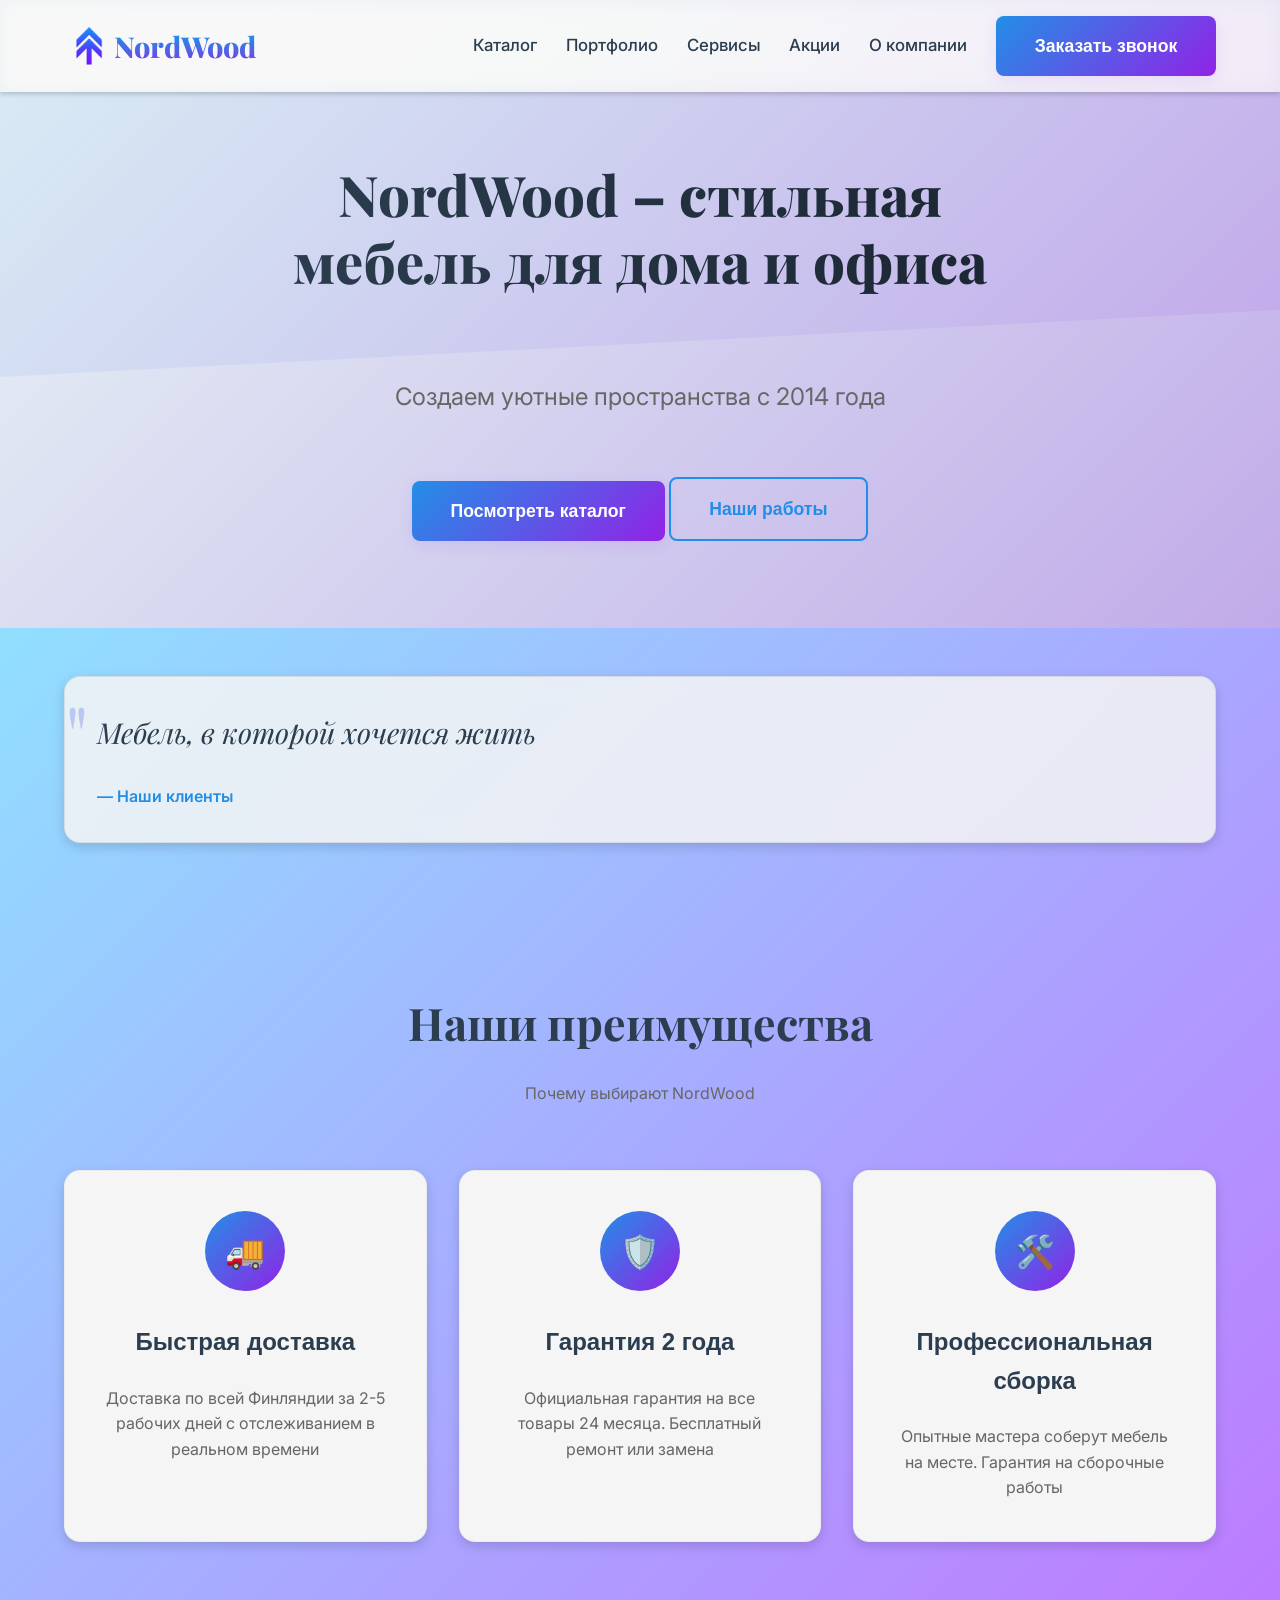
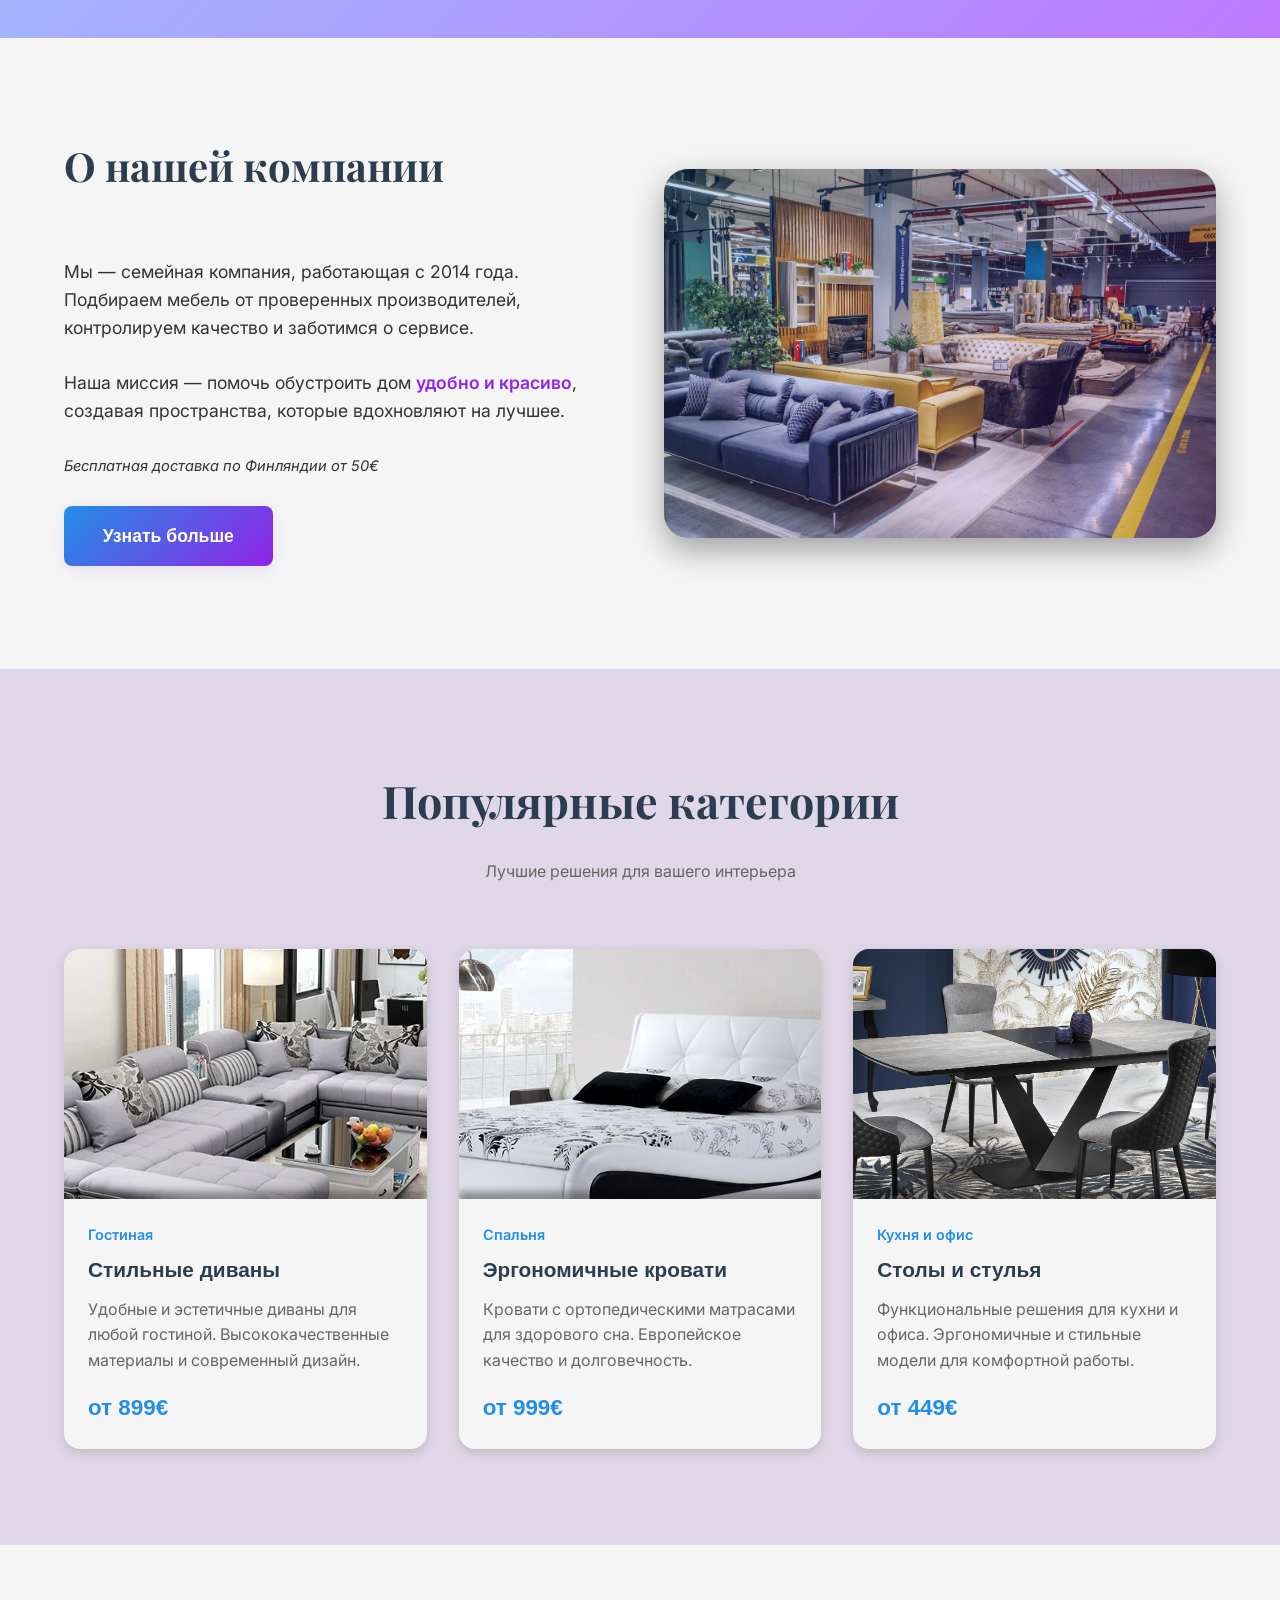
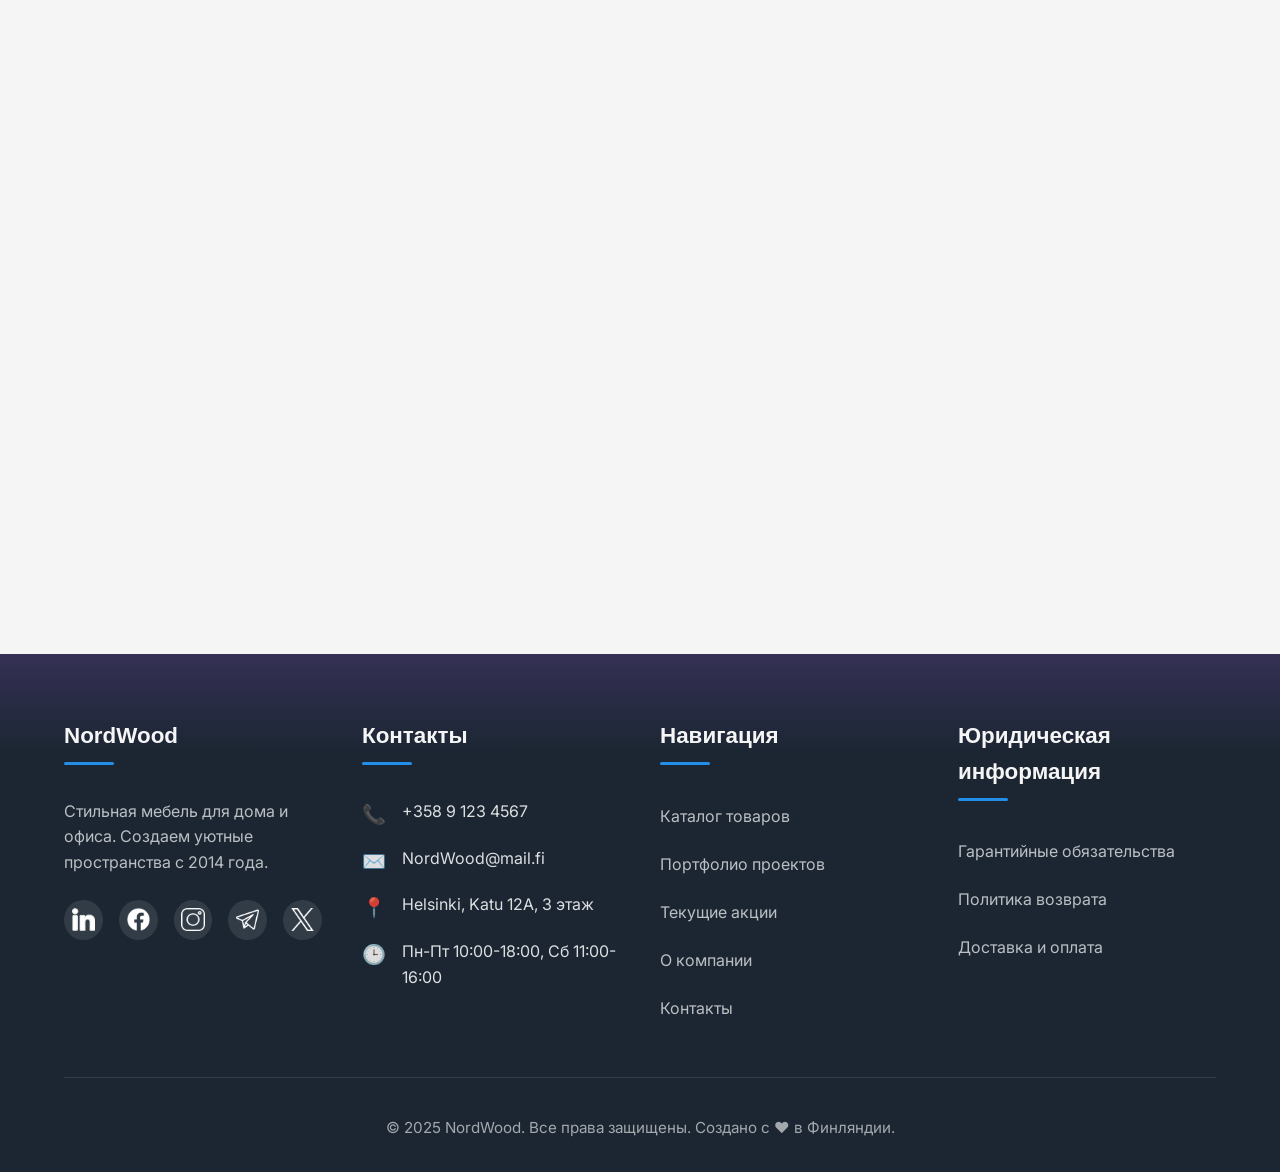
<file: index.html>
<!DOCTYPE html>
<html lang="ru">
<head>
    <meta charset="UTF-8" name="viewport" content="width=device-width, initial-scale=1.0">
    <link rel="preconnect" href="https://fonts.googleapis.com">
    <link rel="preconnect" href="https://fonts.gstatic.com">
    <link href="https://fonts.googleapis.com/css2?family=Inter:wght@300;400;500;600;700&family=Playfair+Display:wght@700;800&family=Poppins:wght@500;600&display=swap" rel="stylesheet">
    <link rel="stylesheet" href="styles.css">
    <link rel="icon" href="newlogo.png">
</head>
<body>
    <!-- Header -->
    <header class="header">
        <div class="container nav-container">
            <a href="index.html" class="logo">
                <span><img src="newlogo.png" alt="logo"></span>
                <span>NordWood</span>
            </a>
            <button class="mobile-menu-btn">
                <i>☰</i>
            </button>
            <nav class="nav-menu">
                <a href="catalog.html" class="nav-link">Каталог</a>
                <a href="#popularCategories" class="nav-link">Портфолио</a>
                <a href="#services" class="nav-link">Сервисы</a>
                <a href="Promo.html" class="nav-link">Акции</a>
                <a href="description.html" class="nav-link">О компании</a>
                <a href="orderCall.html" class="btn">Заказать звонок</a>
            </nav>
        </div>
    </header>

    <!-- Preview Section -->
    <section class="preview">
        <div class="container preview-content">
            <h1>NordWood – стильная мебель для дома и офиса</h1>
            <p>Создаем уютные пространства с 2014 года</p>
            <a href="catalog.html" class="btn">Посмотреть каталог</a>
            <a href="#popularCategories" class="btn btn-outline">Наши работы</a>
        </div>
    </section>

    <!-- Quote Section -->
    <div class="container">
        <div class="quote-container animate-fade-in-up">
            <p class="quote">Мебель, в которой хочется жить</p>
            <p class="quote-author">— Наши клиенты</p>
        </div>
    </div>

    <!-- Features Section -->
    <section class="section" id="benefits">
        <div class="container">
            <div class="section-title animate-fade-in-up">
                <h2>Наши преимущества</h2>
                <p>Почему выбирают NordWood</p>
            </div>
            <div class="features-grid">
                <div class="feature-card animate-fade-in-up animate-delay-1">
                    <div class="feature-icon">🚚</div>
                    <h3>Быстрая доставка</h3>
                    <p>Доставка по всей Финляндии за 2-5 рабочих дней с отслеживанием в реальном времени</p>
                </div>
                <div class="feature-card animate-fade-in-up animate-delay-2">
                    <div class="feature-icon">🛡️</div>
                    <h3>Гарантия 2 года</h3>
                    <p>Официальная гарантия на все товары 24 месяца. Бесплатный ремонт или замена</p>
                </div>
                <div class="feature-card animate-fade-in-up animate-delay-3">
                    <div class="feature-icon">🛠️</div>
                    <h3>Профессиональная сборка</h3>
                    <p>Опытные мастера соберут мебель на месте. Гарантия на сборочные работы</p>
                </div>
            </div>
        </div>
    </section>

    <!-- About Section -->
    <section class="section about">
        <div class="container">
            <div class="about-content">
                <div class="about-text animate-fade-in-up">
                    <h2>О нашей компании</h2>
                    <p>Мы — семейная компания, работающая с 2014 года. Подбираем мебель от проверенных производителей, контролируем качество и заботимся о сервисе.</p>
                    <p>Наша миссия — помочь обустроить дом <span class="highlight">удобно и красиво</span>, создавая пространства, которые вдохновляют на лучшее.</p>
                    <p><small><i>Бесплатная доставка по Финляндии от 50€</i></small></p>
                    <a href="description.html" class="btn">Узнать больше</a>
                </div>
                <div class="about-image animate-fade-in-up animate-delay-1">
                    <img src="i.png">
                </div>
            </div>
        </div>
    </section>

    <!-- Products Section -->
    <section class="section products" id="popularCategories">
        <div class="container">
            <div class="section-title animate-fade-in-up">
                <h2>Популярные категории</h2>
                <p>Лучшие решения для вашего интерьера</p>
            </div>
            <div class="products-grid">
                <div class="product-card animate-fade-in-up animate-delay-1">
                    <div class="product-image">
                        <img src="sofaProduct.png" class="product-image-1">
                    </div>
                    <div class="product-content">
                        <div class="product-category">Гостиная</div>
                        <h3 class="product-title">Стильные диваны</h3>
                        <p class="product-description">Удобные и эстетичные диваны для любой гостиной. Высококачественные материалы и современный дизайн.</p>
                        <div class="product-price">от 899€</div>
                    </div>
                </div>
                <div class="product-card animate-fade-in-up animate-delay-2">
                    <div class="product-image">
                        <img src="bedProduct.png" class="product-image-2">
                    </div>
                    <div class="product-content">
                        <div class="product-category">Спальня</div>
                        <h3 class="product-title">Эргономичные кровати</h3>
                        <p class="product-description">Кровати с ортопедическими матрасами для здорового сна. Европейское качество и долговечность.</p>
                        <div class="product-price">от 999€</div>
                    </div>
                </div>
                <div class="product-card animate-fade-in-up animate-delay-3">
                    <div class="product-image">
                        <img src="chair&tableProduct.png" class="product-image-3">
                    </div>
                    <div class="product-content">
                        <div class="product-category">Кухня и офис</div>
                        <h3 class="product-title">Столы и стулья</h3>
                        <p class="product-description">Функциональные решения для кухни и офиса. Эргономичные и стильные модели для комфортной работы.</p>
                        <div class="product-price">от 449€</div>
                    </div>
                </div>
            </div>
        </div>
    </section>

    <!-- Delivery Section -->
    <section class="section delivery" id="services">
        <div class="container">
            <div class="section-title animate-fade-in-up">
                <h2>Доставка и оплата</h2>
                <p>Простые и прозрачные условия</p>
            </div>
            <div class="delivery-grid">
                <div class="delivery-card animate-fade-in-up animate-delay-1">
                    <h3>Методы оплаты</h3>
                    <ul>
                        <li>Кредитные/дебетовые карты (Visa/Mastercard)</li>
                        <li>Apple Pay/Google Pay</li>
                        <li>Оплата при получении (наличными/картой)</li>
                        <li>Банковский перевод</li>
                    </ul>
                </div>
                <div class="delivery-card animate-fade-in-up animate-delay-2">
                    <h3>Стоимость доставки</h3>
                    <ul>
                        <li>До 50€ - доставка 9,90€</li>
                        <li>От 50€ - бесплатно</li>
                        <li>Тяжелая мебель - индивидуальный расчет</li>
                        <li>Экспресс-доставка - +15€</li>
                    </ul>
                </div>
                <div class="delivery-card animate-fade-in-up animate-delay-3">
                    <h3>Политика возврата</h3>
                    <ul>
                        <li>Возврат в течение 14 дней</li>
                        <li>Необходима сохранность товара и упаковки</li>
                        <li>Бесплатный возврат при браке</li>
                        <li>Консультация специалиста</li>
                    </ul>
                </div>
            </div>
        </div>
    </section>

    <!-- Footer -->
    <footer class="footer">
        <div class="container">
            <div class="footer-grid">
                <div class="footer-section">
                    <h3>NordWood</h3>
                    <p style="margin-bottom:1.5em;color:hsla(0,0%,100%,0.7);">Стильная мебель для дома и офиса. Создаем уютные пространства с 2014 года.</p>
                    <div class="social-links">
                        <a href="https://www.linkedin.com/" class="social-link"><img src="LinkedinIcon.png" alt="LinkedIn"></a>
                        <a href="https://www.facebook.com/" class="social-link"><img src="FacebookIcon.png" alt="Facebook"></a>
                        <a href="https://www.instagram.com/" class="social-link"><img src="InstagramIcon.png" alt="Instagram"></a>
                        <a href="https://telegram.org/" class="social-link"><img src="TelegramIcon.png" alt="Telegram"></a>
                        <a href="http://x.com/" class="social-link"><img src="XIcon.png" alt="X"></a>
                    </div>
                </div>
                <div class="footer-section">
                    <h3 id="contacts">Контакты</h3>
                    <ul class="contact-info">
                        <li>
                            <span class="contact-icon">📞</span>
                            <span>+358 9 123 4567</span>
                        </li>
                        <li>
                            <span class="contact-icon">✉️</span>
                            <span>NordWood@mail.fi</span>
                        </li>
                        <li>
                            <span class="contact-icon">📍</span>
                            <span>Helsinki, Katu 12A, 3 этаж</span>
                        </li>
                        <li>
                            <span class="contact-icon">🕒</span>
                            <span>Пн-Пт 10:00-18:00, Сб 11:00-16:00</span>
                        </li>
                    </ul>
                </div>
                <div class="footer-section">
                    <h3>Навигация</h3>
                    <ul class="footer-links">
                        <li><a href="catalog.html">Каталог товаров</a></li>
                        <li><a href="#popularCategories">Портфолио проектов</a></li>
                        <li><a href="Promo.html">Текущие акции</a></li>
                        <li><a href="description.html">О компании</a></li>
                        <li><a href="#contacts">Контакты</a></li>
                    </ul>
                </div>
                <div class="footer-section">
                    <h3>Юридическая информация</h3>
                    <ul class="footer-links">
                        <li><a href="#benefits">Гарантийные обязательства</a></li>
                        <li><a href="#services">Политика возврата</a></li>
                        <li><a href="#services">Доставка и оплата</a></li>
                    </ul>
                </div>
            </div>
            <div class="copyright">
                <p>© 2025 NordWood. Все права защищены. Создано с ❤️ в Финляндии.</p>
            </div>
        </div>
    </footer>
    <script src="index.js"></script>
</body>
</html>
</file>
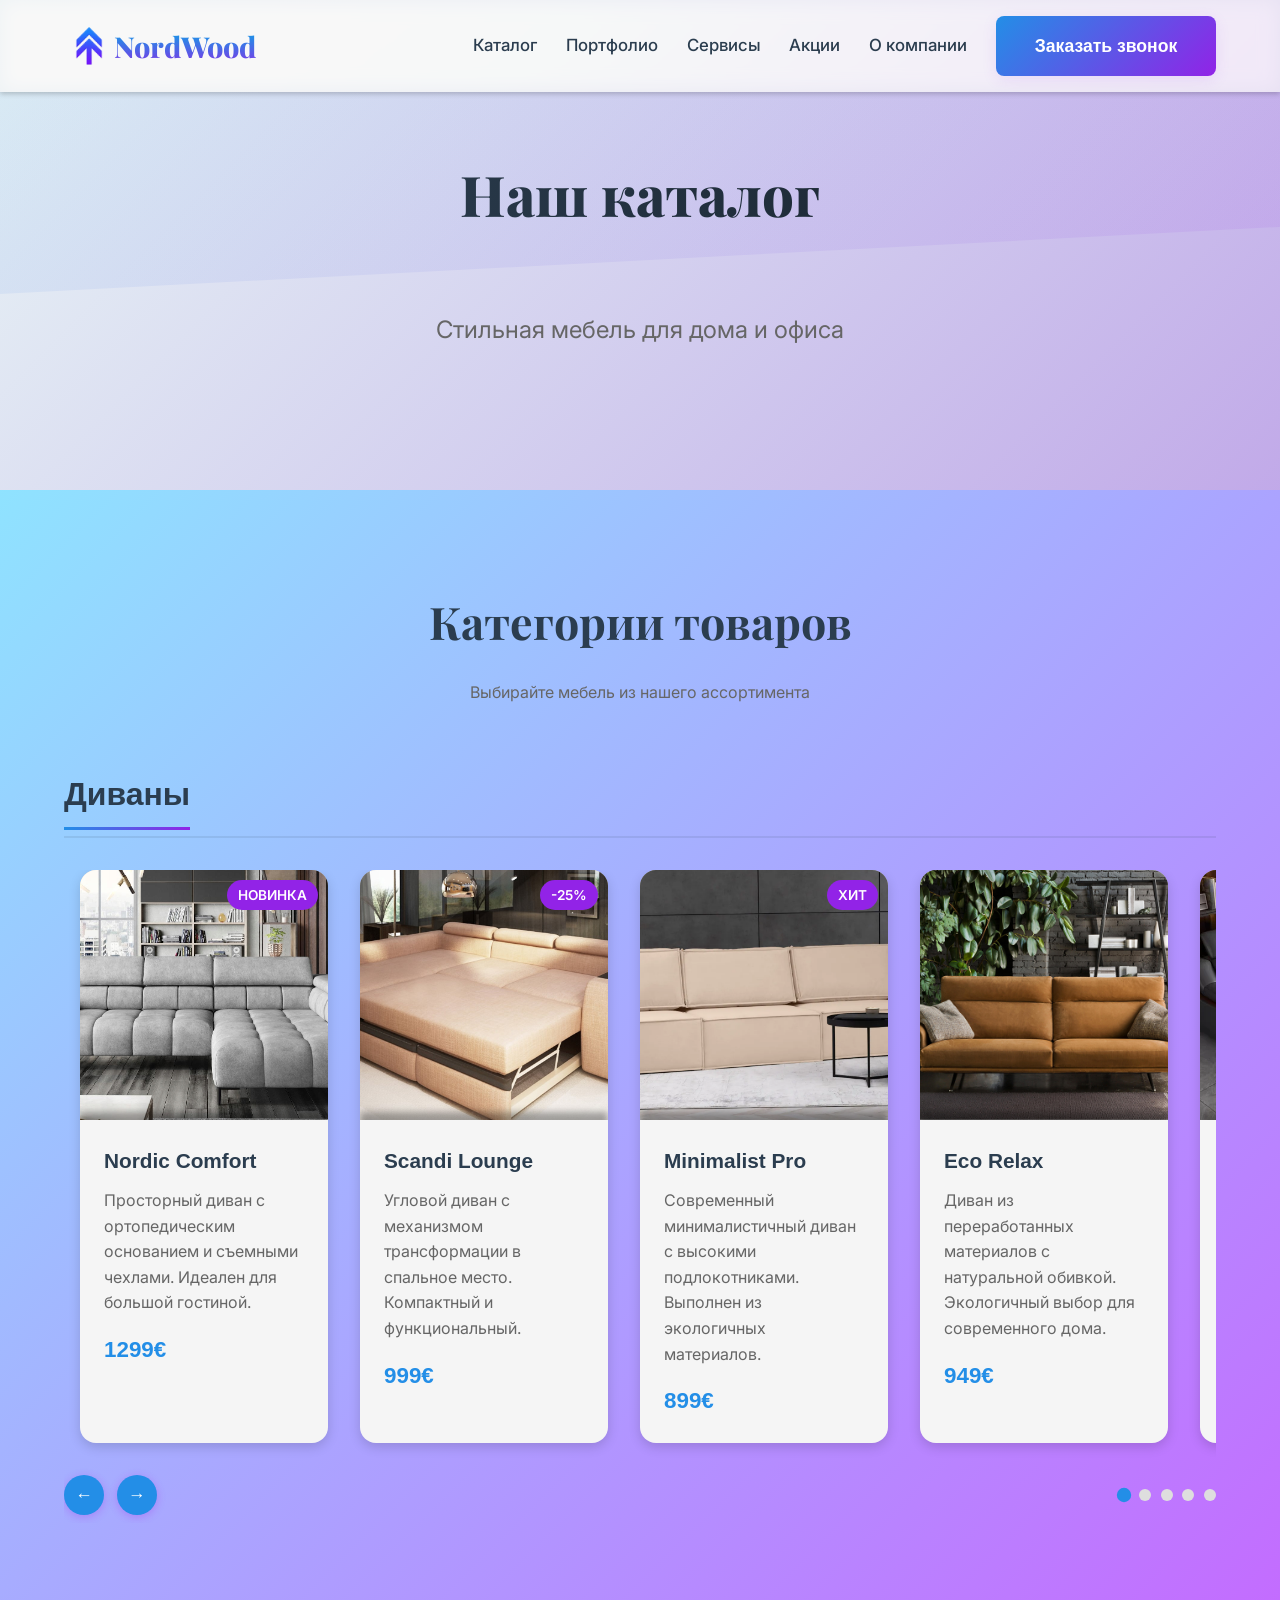
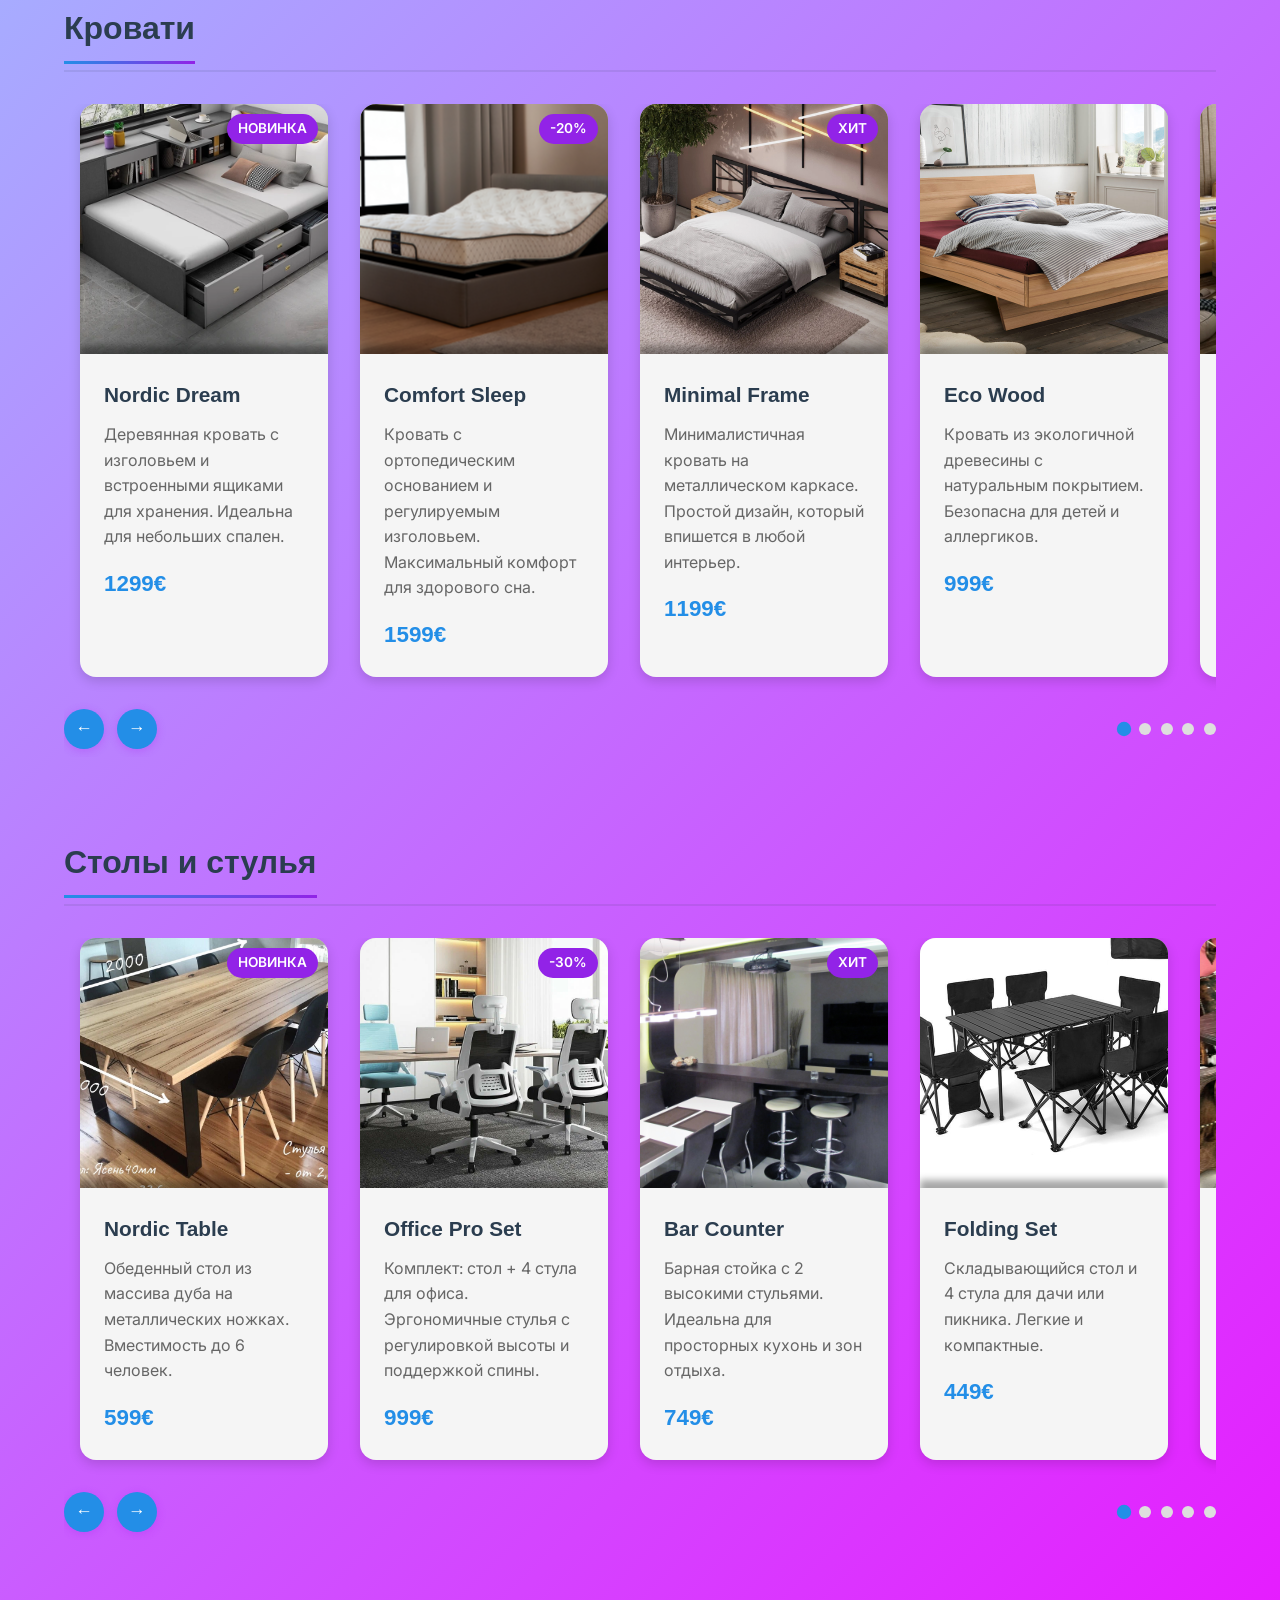
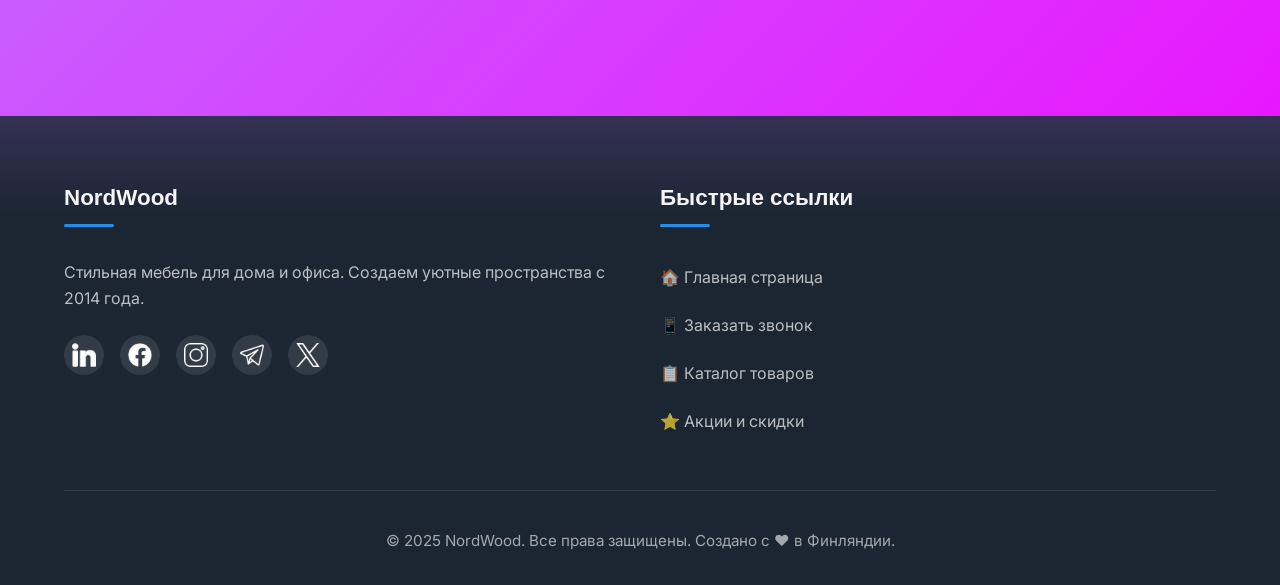
<file: catalog.html>
<!DOCTYPE html>
<html lang="ru">
<head>
  <meta charset="UTF-8" name="viewport" content="width=device-width, initial-scale=1.0">
  <link rel="preconnect" href="https://fonts.googleapis.com">
  <link rel="preconnect" href="https://fonts.gstatic.com">
  <link href="https://fonts.googleapis.com/css2?family=Inter:wght@300;400;500;600;700&family=Playfair+Display:wght@700;800&family=Poppins:wght@500;600&display=swap" rel="stylesheet">
  <link rel="stylesheet" href="styles.css">
  <link rel="icon" href="newlogo.png">
</head>
<body>
  <!-- Header -->
  <header class="header">
    <div class="container nav-container">
      <a href="index.html" class="logo">
        <span><img src="newlogo.png" alt="logo"></span>
        <span>NordWood</span>
      </a>
      <button class="mobile-menu-btn">
        <i>☰</i>
      </button>
      <nav class="nav-menu">
        <a href="catalog.html" class="nav-link">Каталог</a>
        <a href="index.html#popularCategories" class="nav-link">Портфолио</a>
        <a href="index.html#services" class="nav-link">Сервисы</a>
        <a href="Promo.html" class="nav-link">Акции</a>
        <a href="description.html" class="nav-link">О компании</a>
        <a href="orderCall.html" class="btn">Заказать звонок</a>
      </nav>
    </div>
  </header>

  <!-- Preview Section -->
  <section class="preview">
    <div class="container preview-content">
      <h1>Наш каталог</h1>
      <p>Стильная мебель для дома и офиса</p>
    </div>
  </section>

  <!-- Catalog Section -->
  <section class="catalog-section">
    <div class="container">
      <div class="section-title animate-fade-in-up animate-delay-1">
        <h2>Категории товаров</h2>
        <p>Выбирайте мебель из нашего ассортимента</p>
      </div>

      <!-- Sofas Carousel -->
      <div class="category-section animate-fade-in-up animate-delay-1">
        <div class="category-header">
          <h2 class="category-title">Диваны</h2>
        </div>
        <div class="carousel-container">
          <div class="carousel" id="sofasCarousel">
            <!-- Slide 1 -->
            <div class="carousel-slide">
              <div class="product-card">
                <div class="product-image">
                  <div><img src="sofaCatalog1.png" style="transform:scale(0.3);"></div>
                  <div class="product-badge">НОВИНКА</div>
                </div>
                <div class="product-content">
                  <h3 class="product-title">Nordic Comfort</h3>
                  <p class="product-description">Просторный диван с ортопедическим основанием и съемными чехлами. Идеален для большой гостиной.</p>
                  <div class="product-price">1299€</div>
                </div>
              </div>
            </div>
            <!-- Slide 2 -->
            <div class="carousel-slide">
              <div class="product-card">
                <div class="product-image">
                  <div><img src="sofaCatalog2.png" style="transform:scale(0.3);"></div>
                  <div class="product-badge">-25%</div>
                </div>
                <div class="product-content">
                  <h3 class="product-title">Scandi Lounge</h3>
                  <p class="product-description">Угловой диван с механизмом трансформации в спальное место. Компактный и функциональный.</p>
                  <div class="product-price">999€</div>
                </div>
              </div>
            </div>
            <!-- Slide 3 -->
            <div class="carousel-slide">
              <div class="product-card">
                <div class="product-image">
                  <div><img src="sofaCatalog3.png" style="transform:scale(0.3);"></div>
                  <div class="product-badge">ХИТ</div>
                </div>
                <div class="product-content">
                  <h3 class="product-title">Minimalist Pro</h3>
                  <p class="product-description">Современный минималистичный диван с высокими подлокотниками. Выполнен из экологичных материалов.</p>
                  <div class="product-price">899€</div>
                </div>
              </div>
            </div>
            <!-- Slide 4 -->
            <div class="carousel-slide">
              <div class="product-card">
                <div class="product-image">
                  <div><img src="sofaCatalog4.png" style="transform:scale(0.42);"></div>
                </div>
                <div class="product-content">
                  <h3 class="product-title">Eco Relax</h3>
                  <p class="product-description">Диван из переработанных материалов с натуральной обивкой. Экологичный выбор для современного дома.</p>
                  <div class="product-price">949€</div>
                </div>
              </div>
            </div>
            <!-- Slide 5 -->
            <div class="carousel-slide">
              <div class="product-card">
                <div class="product-image">
                  <div><img src="sofaCatalog5.png" style="transform:scale(0.5);"></div>
                  <div class="product-badge">ПРЕМИУМ</div>
                </div>
                <div class="product-content">
                  <h3 class="product-title">Luxury Edition</h3>
                  <p class="product-description">Премиальный диван с ручной сборкой и кожаной обивкой. Максимальный комфорт и статус.</p>
                  <div class="product-price">1999€</div>
                </div>
              </div>
            </div>
          </div>
          <div class="carousel-controls">
            <div class="carousel-nav">
              <button class="carousel-btn prev-btn" data-target="sofasCarousel">←</button>
              <button class="carousel-btn next-btn" data-target="sofasCarousel">→</button>
            </div>
            <div class="carousel-dots" id="sofasDots">
              <span class="dot active"></span>
              <span class="dot"></span>
              <span class="dot"></span>
              <span class="dot"></span>
              <span class="dot"></span>
            </div>
          </div>
        </div>
      </div>

      <!-- Beds Carousel -->
      <div class="category-section animate-fade-in-up animate-delay-2">
        <div class="category-header">
          <h2 class="category-title">Кровати</h2>
        </div>
        <div class="carousel-container">
          <div class="carousel" id="bedsCarousel">
            <!-- Slide 1 -->
            <div class="carousel-slide">
              <div class="product-card">
                <div class="product-image">
                  <div><img src="bedCatalog1.png" style="transform:scale(0.4);"></div>
                  <div class="product-badge">НОВИНКА</div>
                </div>
                <div class="product-content">
                  <h3 class="product-title">Nordic Dream</h3>
                  <p class="product-description">Деревянная кровать с изголовьем и встроенными ящиками для хранения. Идеальна для небольших спален.</p>
                  <div class="product-price">1299€</div>
                </div>
              </div>
            </div>
            <!-- Slide 2 -->
            <div class="carousel-slide">
              <div class="product-card">
                <div class="product-image">
                  <div><img src="bedCatalog2.png" style="transform:scale(0.25);"></div>
                  <div class="product-badge">-20%</div>
                </div>
                <div class="product-content">
                  <h3 class="product-title">Comfort Sleep</h3>
                  <p class="product-description">Кровать с ортопедическим основанием и регулируемым изголовьем. Максимальный комфорт для здорового сна.</p>
                  <div class="product-price">1599€</div>
                </div>
              </div>
            </div>
            <!-- Slide 3 -->
            <div class="carousel-slide">
              <div class="product-card">
                <div class="product-image">
                  <div><img src="bedCatalog3.png" style="transform:scale(0.15);"></div>
                  <div class="product-badge">ХИТ</div>
                </div>
                <div class="product-content">
                  <h3 class="product-title">Minimal Frame</h3>
                  <p class="product-description">Минималистичная кровать на металлическом каркасе. Простой дизайн, который впишется в любой интерьер.</p>
                  <div class="product-price">1199€</div>
                </div>
              </div>
            </div>
            <!-- Slide 4 -->
            <div class="carousel-slide">
              <div class="product-card">
                <div class="product-image">
                  <div><img src="bedCatalog4.png" style="transform:scale(0.25);"></div>
                </div>
                <div class="product-content">
                  <h3 class="product-title">Eco Wood</h3>
                  <p class="product-description">Кровать из экологичной древесины с натуральным покрытием. Безопасна для детей и аллергиков.</p>
                  <div class="product-price">999€</div>
                </div>
              </div>
            </div>
            <!-- Slide 5 -->
            <div class="carousel-slide">
              <div class="product-card">
                <div class="product-image">
                  <div><img src="bedCatalog5.png" style="transform:scale(0.4);"></div>
                  <div class="product-badge">ПРЕМИУМ</div>
                </div>
                <div class="product-content">
                  <h3 class="product-title">Royal Suite</h3>
                  <p class="product-description">Премиальная кровать king-size с кожаной обивкой и множеством умных систем. Роскошь в каждой детали.</p>
                  <div class="product-price">2499€</div>
                </div>
              </div>
            </div>
          </div>
          <div class="carousel-controls">
            <div class="carousel-nav">
              <button class="carousel-btn prev-btn" data-target="bedsCarousel">←</button>
              <button class="carousel-btn next-btn" data-target="bedsCarousel">→</button>
            </div>
            <div class="carousel-dots" id="bedsDots">
              <span class="dot active"></span>
              <span class="dot"></span>
              <span class="dot"></span>
              <span class="dot"></span>
              <span class="dot"></span>
            </div>
          </div>
        </div>
      </div>

      <!-- Tables & Chairs Carousel -->
      <div class="category-section animate-fade-in-up animate-delay-3">
        <div class="category-header">
          <h2 class="category-title">Столы и стулья</h2>
        </div>
        <div class="carousel-container">
          <div class="carousel" id="tablesCarousel">
            <!-- Slide 1 -->
            <div class="carousel-slide">
              <div class="product-card">
                <div class="product-image">
                  <div><img src="chair&tableCatalog1.png" style="transform:scale(0.3);"></div>
                  <div class="product-badge">НОВИНКА</div>
                </div>
                <div class="product-content">
                  <h3 class="product-title">Nordic Table</h3>
                  <p class="product-description">Обеденный стол из массива дуба на металлических ножках. Вместимость до 6 человек.</p>
                  <div class="product-price">599€</div>
                </div>
              </div>
            </div>
            <!-- Slide 2 -->
            <div class="carousel-slide">
              <div class="product-card">
                <div class="product-image">
                  <div><img src="chair&tableCatalog2.png" style="transform:scale(0.35);"></div>
                  <div class="product-badge">-30%</div>
                </div>
                <div class="product-content">
                  <h3 class="product-title">Office Pro Set</h3>
                  <p class="product-description">Комплект: стол + 4 стула для офиса. Эргономичные стулья с регулировкой высоты и поддержкой спины.</p>
                  <div class="product-price">999€</div>
                </div>
              </div>
            </div>
            <!-- Slide 3 -->
            <div class="carousel-slide">
              <div class="product-card">
                <div class="product-image">
                  <div><img src="chair&tableCatalog3.png" style="transform:scale(0.1);"></div>
                  <div class="product-badge">ХИТ</div>
                </div>
                <div class="product-content">
                  <h3 class="product-title">Bar Counter</h3>
                  <p class="product-description">Барная стойка с 2 высокими стульями. Идеальна для просторных кухонь и зон отдыха.</p>
                  <div class="product-price">749€</div>
                </div>
              </div>
            </div>
            <!-- Slide 4 -->
            <div class="carousel-slide">
              <div class="product-card">
                <div class="product-image">
                  <div><img src="chair&tableCatalog4.png" style="transform:scale(0.5);"></div>
                </div>
                <div class="product-content">
                  <h3 class="product-title">Folding Set</h3>
                  <p class="product-description">Складывающийся стол и 4 стула для дачи или пикника. Легкие и компактные.</p>
                  <div class="product-price">449€</div>
                </div>
              </div>
            </div>
            <!-- Slide 5 -->
            <div class="carousel-slide">
              <div class="product-card">
                <div class="product-image">
                  <div><img src="chair&tableCatalog5.png" style="transform:scale(0.25);"></div>
                  <div class="product-badge">ПРЕМИУМ</div>
                </div>
                <div class="product-content">
                  <h3 class="product-title">Designer Collection</h3>
                  <p class="product-description">Эксклюзивный набор от финского дизайнера: стол ручной работы + 4 дизайнерских стула.</p>
                  <div class="product-price">1799€</div>
                </div>
              </div>
            </div>
          </div>
          <div class="carousel-controls">
            <div class="carousel-nav">
              <button class="carousel-btn prev-btn" data-target="tablesCarousel">←</button>
              <button class="carousel-btn next-btn" data-target="tablesCarousel">→</button>
            </div>
            <div class="carousel-dots" id="tablesDots">
              <span class="dot active"></span>
              <span class="dot"></span>
              <span class="dot"></span>
              <span class="dot"></span>
              <span class="dot"></span>
            </div>
          </div>
        </div>
      </div>
    </div>
  </section>

  <!-- Footer -->
  <footer class="footer">
    <div class="container">
      <div class="footer-grid">
        <div class="footer-section">
          <h3>NordWood</h3>
          <p style="margin-bottom:1.5em;color:hsla(0,0%,100%,0.7);">Стильная мебель для дома и офиса. Создаем уютные пространства с 2014 года.</p>
          <div class="social-links">
            <a href="https://www.linkedin.com/" class="social-link"><img src="LinkedinIcon.png" alt="LinkedIn"></a>
            <a href="https://www.facebook.com/" class="social-link"><img src="FacebookIcon.png" alt="Facebook"></a>
            <a href="https://www.instagram.com/" class="social-link"><img src="InstagramIcon.png" alt="Instagram"></a>
            <a href="https://telegram.org/" class="social-link"><img src="TelegramIcon.png" alt="Telegram"></a>
            <a href="http://x.com/" class="social-link"><img src="XIcon.png" alt="X"></a>
          </div>
        </div>
        <div class="footer-section">
          <h3>Быстрые ссылки</h3>
          <ul class="footer-links">
            <li>
              <a href="index.html">🏠 Главная страница</a>
            </li>
            <li>
              <a href="orderCall.html">📱 Заказать звонок</a>
            </li>
            <li>
              <a href="catalog.html">📋 Каталог товаров</a>
            </li>
            <li>
              <a href="Promo.html">⭐ Акции и скидки</a>
            </li>
          </ul>
        </div>
      </div>
      <div class="copyright">
        <p>© 2025 NordWood. Все права защищены. Создано с ❤️ в Финляндии.</p>
      </div>
    </div>
  </footer>
  <script src="index.js"></script>
  <script src="catalog.js"></script>
</body>
</file>
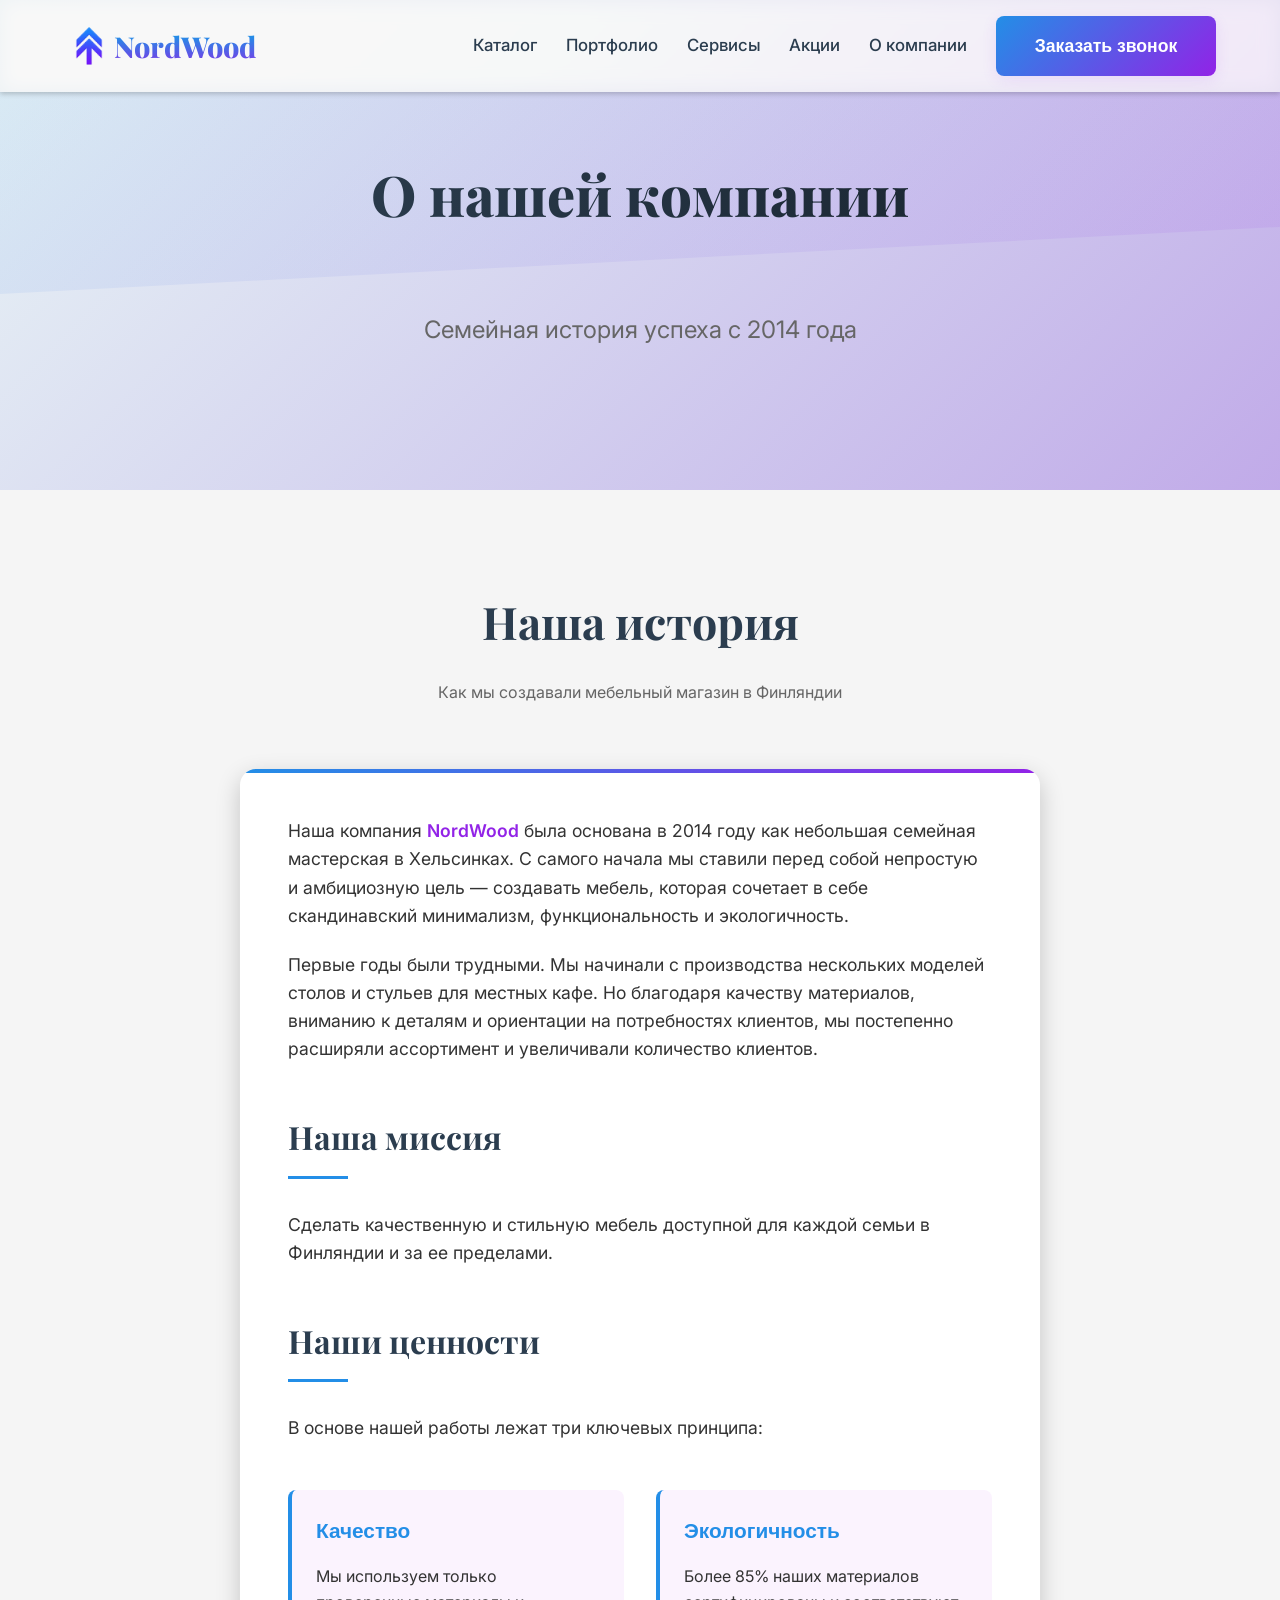
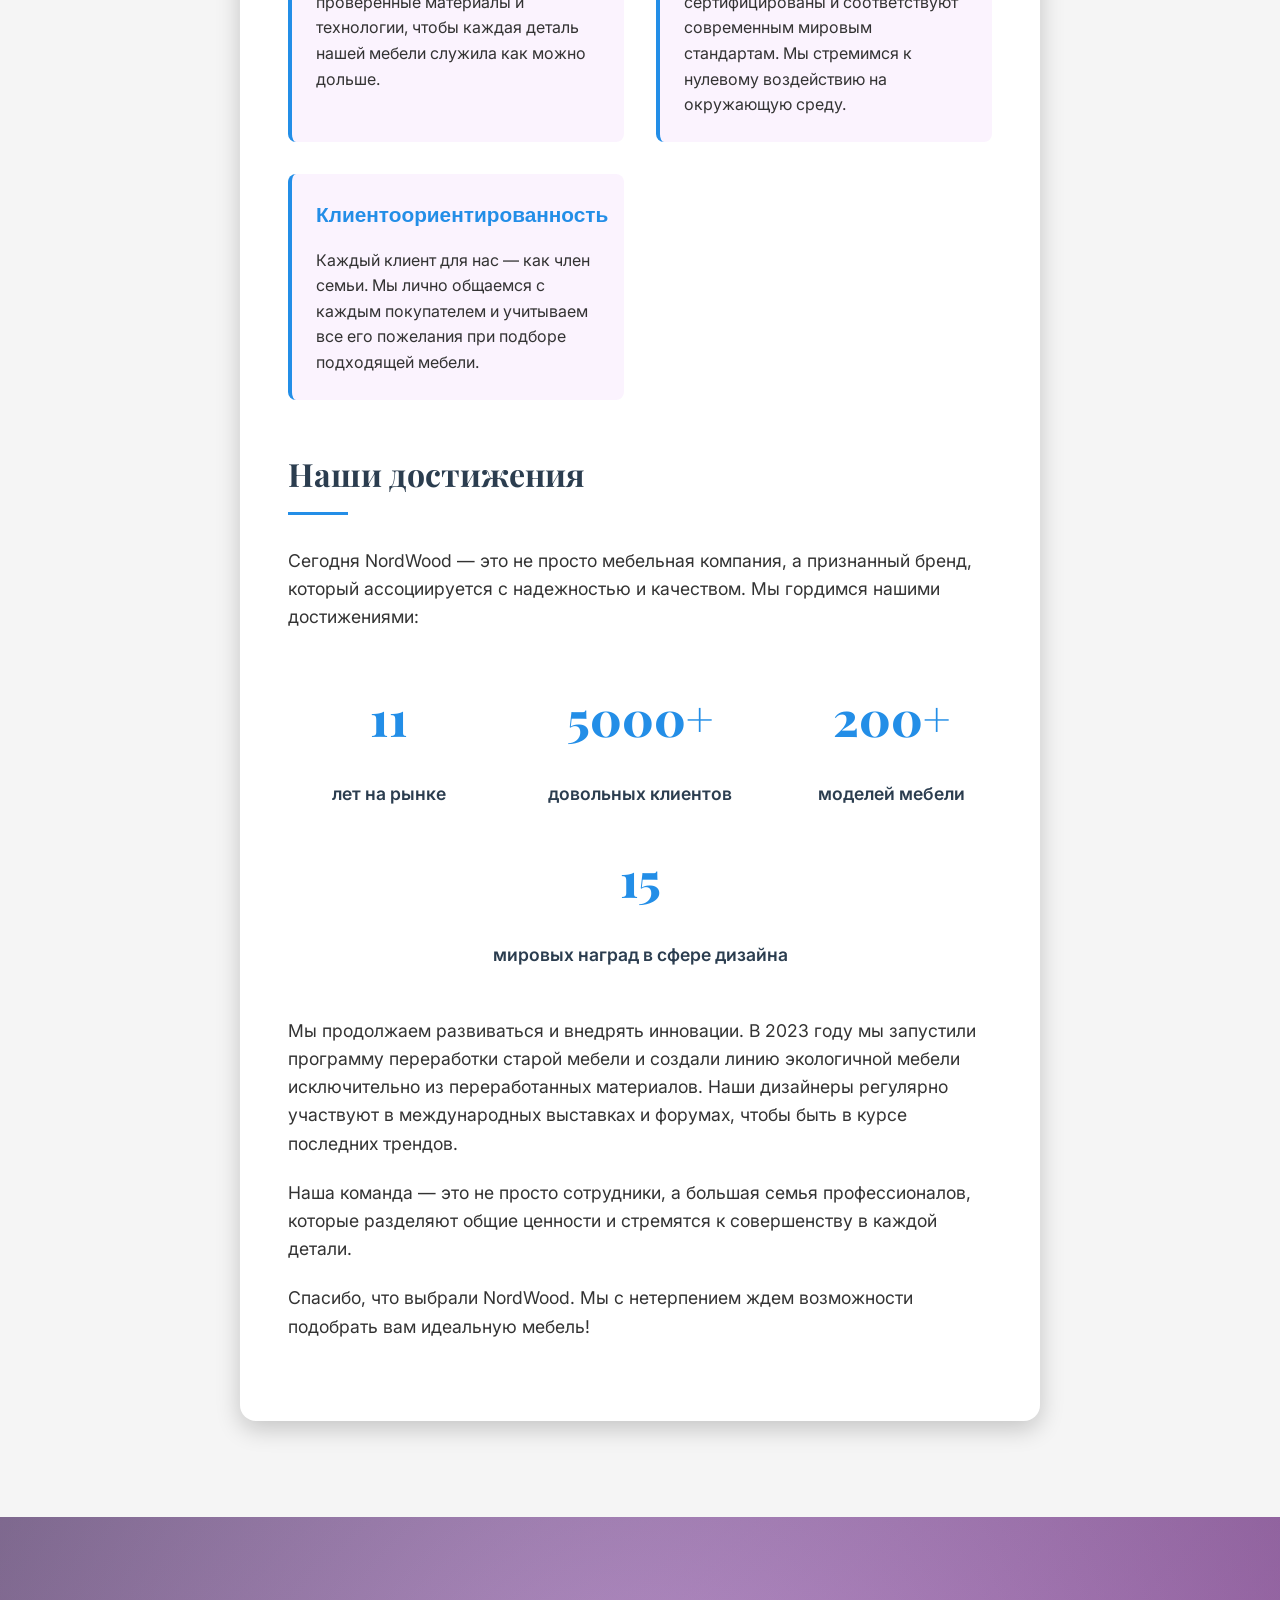
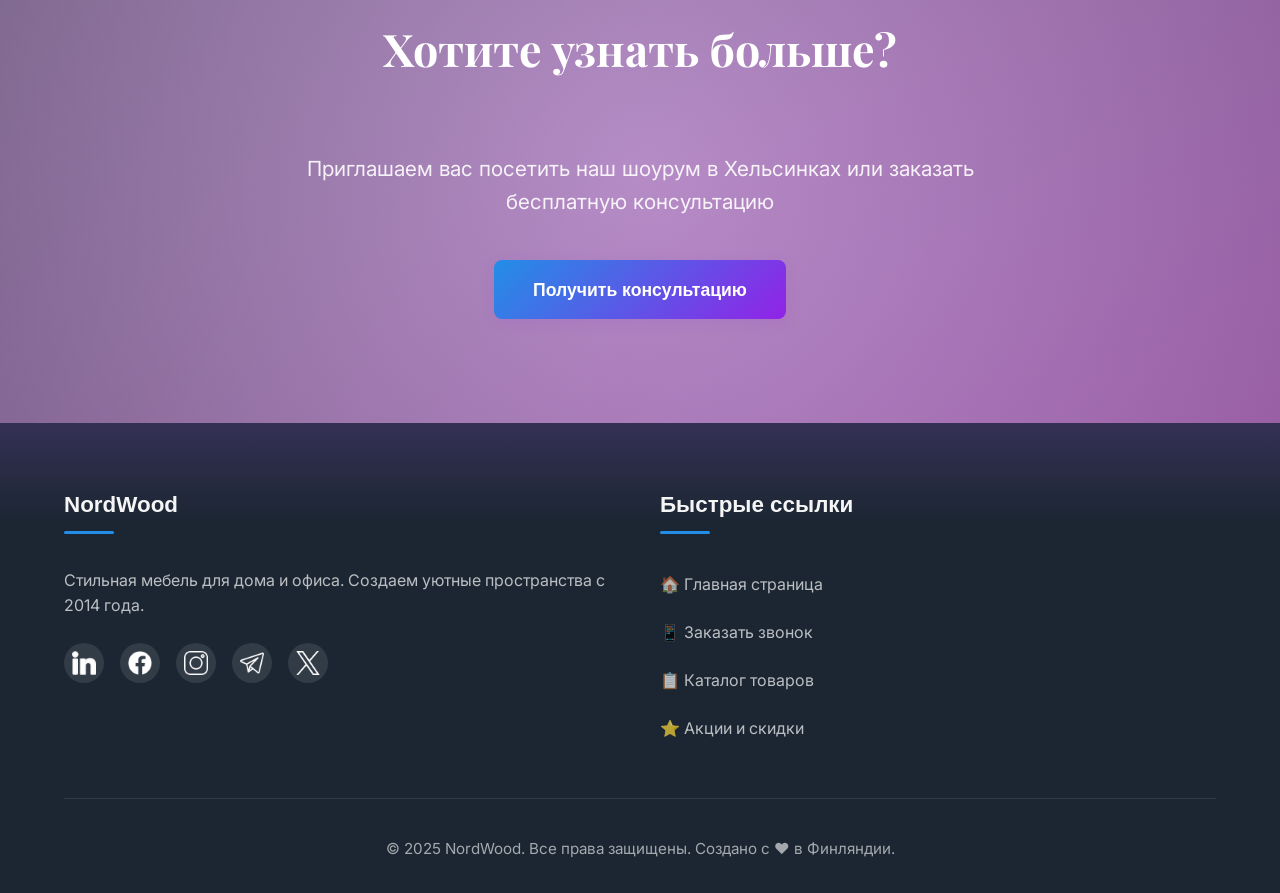
<file: description.html>
<!DOCTYPE html>
<html lang="ru">
<head>
  <meta charset="UTF-8" name="viewport" content="width=device-width, initial-scale=1.0">
  <link rel="preconnect" href="https://fonts.googleapis.com">
  <link rel="preconnect" href="https://fonts.gstatic.com">
  <link href="https://fonts.googleapis.com/css2?family=Inter:wght@300;400;500;600;700&family=Playfair+Display:wght@700;800&family=Poppins:wght@500;600&display=swap" rel="stylesheet">
  <link rel="stylesheet" href="styles.css">
  <link rel="icon" href="newlogo.png">
</head>
<body>
  <!-- Header -->
  <header class="header">
      <div class="container nav-container">
          <a href="index.html" class="logo">
              <span><img src="newlogo.png" alt="logo"></span>
              <span>NordWood</span>
          </a>
          <button class="mobile-menu-btn">
              <i>☰</i>
          </button>
          <nav class="nav-menu">
              <a href="catalog.html" class="nav-link">Каталог</a>
              <a href="index.html#popularCategories" class="nav-link">Портфолио</a>
              <a href="index.html#services" class="nav-link">Сервисы</a>
              <a href="Promo.html" class="nav-link">Акции</a>
              <a href="description.html" class="nav-link">О компании</a>
              <a href="orderCall.html" class="btn">Заказать звонок</a>
          </nav>
      </div>
  </header>

  <!-- Preview Section -->
  <section class="preview">
      <div class="container preview-content">
          <h1>О нашей компании</h1>
          <p>Семейная история успеха с 2014 года</p>
      </div>
  </section>

  <!-- Description Content Section -->
  <section class="description-section">
      <div class="container animate-fade-in-up animate-delay-1">
          <div class="section-title">
              <h2>Наша история</h2>
              <p>Как мы создавали мебельный магазин в Финляндии</p>
          </div>

          <div class="description-content">
              <div class="description-text">
                  <p>Наша компания <span class="highlight">NordWood</span> была основана в 2014 году как небольшая семейная мастерская в Хельсинках. С самого начала мы ставили перед собой непростую и амбициозную цель — создавать мебель, которая сочетает в себе скандинавский минимализм, функциональность и экологичность.</p>
                  
                  <p>Первые годы были трудными. Мы начинали с производства нескольких моделей столов и стульев для местных кафе. Но благодаря качеству материалов, вниманию к деталям и ориентации на потребностях клиентов, мы постепенно расширяли ассортимент и увеличивали количество клиентов.</p>
                  
                  <h3>Наша миссия</h3>
                  <p>Сделать качественную и стильную мебель доступной для каждой семьи в Финляндии и за ее пределами.</p>
                  
                  <h3>Наши ценности</h3>
                  <p>В основе нашей работы лежат три ключевых принципа:</p>
              </div>

              <div class="values-grid">
                  <div class="value-card">
                      <h4>Качество</h4>
                      <p>Мы используем только проверенные материалы и технологии, чтобы каждая деталь нашей мебели служила как можно дольше.</p>
                  </div>
                  <div class="value-card">
                      <h4>Экологичность</h4>
                      <p>Более 85% наших материалов сертифицированы и соответствуют современным мировым стандартам. Мы стремимся к нулевому воздействию на окружающую среду.</p>
                  </div>
                  <div class="value-card">
                      <h4>Клиентоориентированность</h4>
                      <p>Каждый клиент для нас — как член семьи. Мы лично общаемся с каждым покупателем и учитываем все его пожелания при подборе подходящей мебели.</p>
                  </div>
              </div>

              <div class="description-text">
                  <h3>Наши достижения</h3>
                  <p>Сегодня NordWood — это не просто мебельная компания, а признанный бренд, который ассоциируется с надежностью и качеством. Мы гордимся нашими достижениями:</p>
              </div>

              <div class="milestones">
                  <div class="milestone">
                      <div class="milestone-number">11</div>
                      <div class="milestone-text">лет на рынке</div>
                  </div>
                  <div class="milestone">
                      <div class="milestone-number">5000+</div>
                      <div class="milestone-text">довольных клиентов</div>
                  </div>
                  <div class="milestone">
                      <div class="milestone-number">200+</div>
                      <div class="milestone-text">моделей мебели</div>
                  </div>
                  <div class="milestone">
                      <div class="milestone-number">15</div>
                      <div class="milestone-text">мировых наград в сфере дизайна</div>
                  </div>
              </div>

              <div class="description-text">
                  <p>Мы продолжаем развиваться и внедрять инновации. В 2023 году мы запустили программу переработки старой мебели и создали линию экологичной мебели исключительно из переработанных материалов. Наши дизайнеры регулярно участвуют в международных выставках и форумах, чтобы быть в курсе последних трендов.</p>
                  
                  <p>Наша команда — это не просто сотрудники, а большая семья профессионалов, которые разделяют общие ценности и стремятся к совершенству в каждой детали.</p>
                  
                  <p>Спасибо, что выбрали NordWood. Мы с нетерпением ждем возможности подобрать вам идеальную мебель!</p>
              </div>
          </div>
      </div>
  </section>

  <!-- Invite Section -->
  <section class="invite-section">
    <div class="container">
      <div class="invite-content">
        <h2>Хотите узнать больше?</h2>
        <p>Приглашаем вас посетить наш шоурум в Хельсинках или заказать бесплатную консультацию</p>
        <a href="orderCall.html" class="btn">Получить консультацию</a>
      </div>
    </div>
  </section>

  <!-- Footer -->
  <footer class="footer">
    <div class="container">
      <div class="footer-grid">
        <div class="footer-section">
          <h3>NordWood</h3>
          <p style="margin-bottom:1.5em;color:hsla(0,0%,100%,0.7);">Стильная мебель для дома и офиса. Создаем уютные пространства с 2014 года.</p>
          <div class="social-links">
            <a href="https://www.linkedin.com/" class="social-link"><img src="LinkedinIcon.png" alt="LinkedIn"></a>
            <a href="https://www.facebook.com/" class="social-link"><img src="FacebookIcon.png" alt="Facebook"></a>
            <a href="https://www.instagram.com/" class="social-link"><img src="InstagramIcon.png" alt="Instagram"></a>
            <a href="https://telegram.org/" class="social-link"><img src="TelegramIcon.png" alt="Telegram"></a>
            <a href="http://x.com/" class="social-link"><img src="XIcon.png" alt="X"></a>
          </div>
        </div>
        <div class="footer-section">
          <h3>Быстрые ссылки</h3>
          <ul class="footer-links">
            <li>
              <a href="index.html">🏠 Главная страница</a>
            </li>
            <li>
              <a href="orderCall.html">📱 Заказать звонок</a>
            </li>
            <li>
              <a href="catalog.html">📋 Каталог товаров</a>
            </li>
            <li>
              <a href="Promo.html">⭐ Акции и скидки</a>
            </li>
          </ul>
        </div>
      </div>
      <div class="copyright">
        <p>© 2025 NordWood. Все права защищены. Создано с ❤️ в Финляндии.</p>
      </div>
    </div>
  </footer>
  <script src="index.js"></script>
</body>
</file>
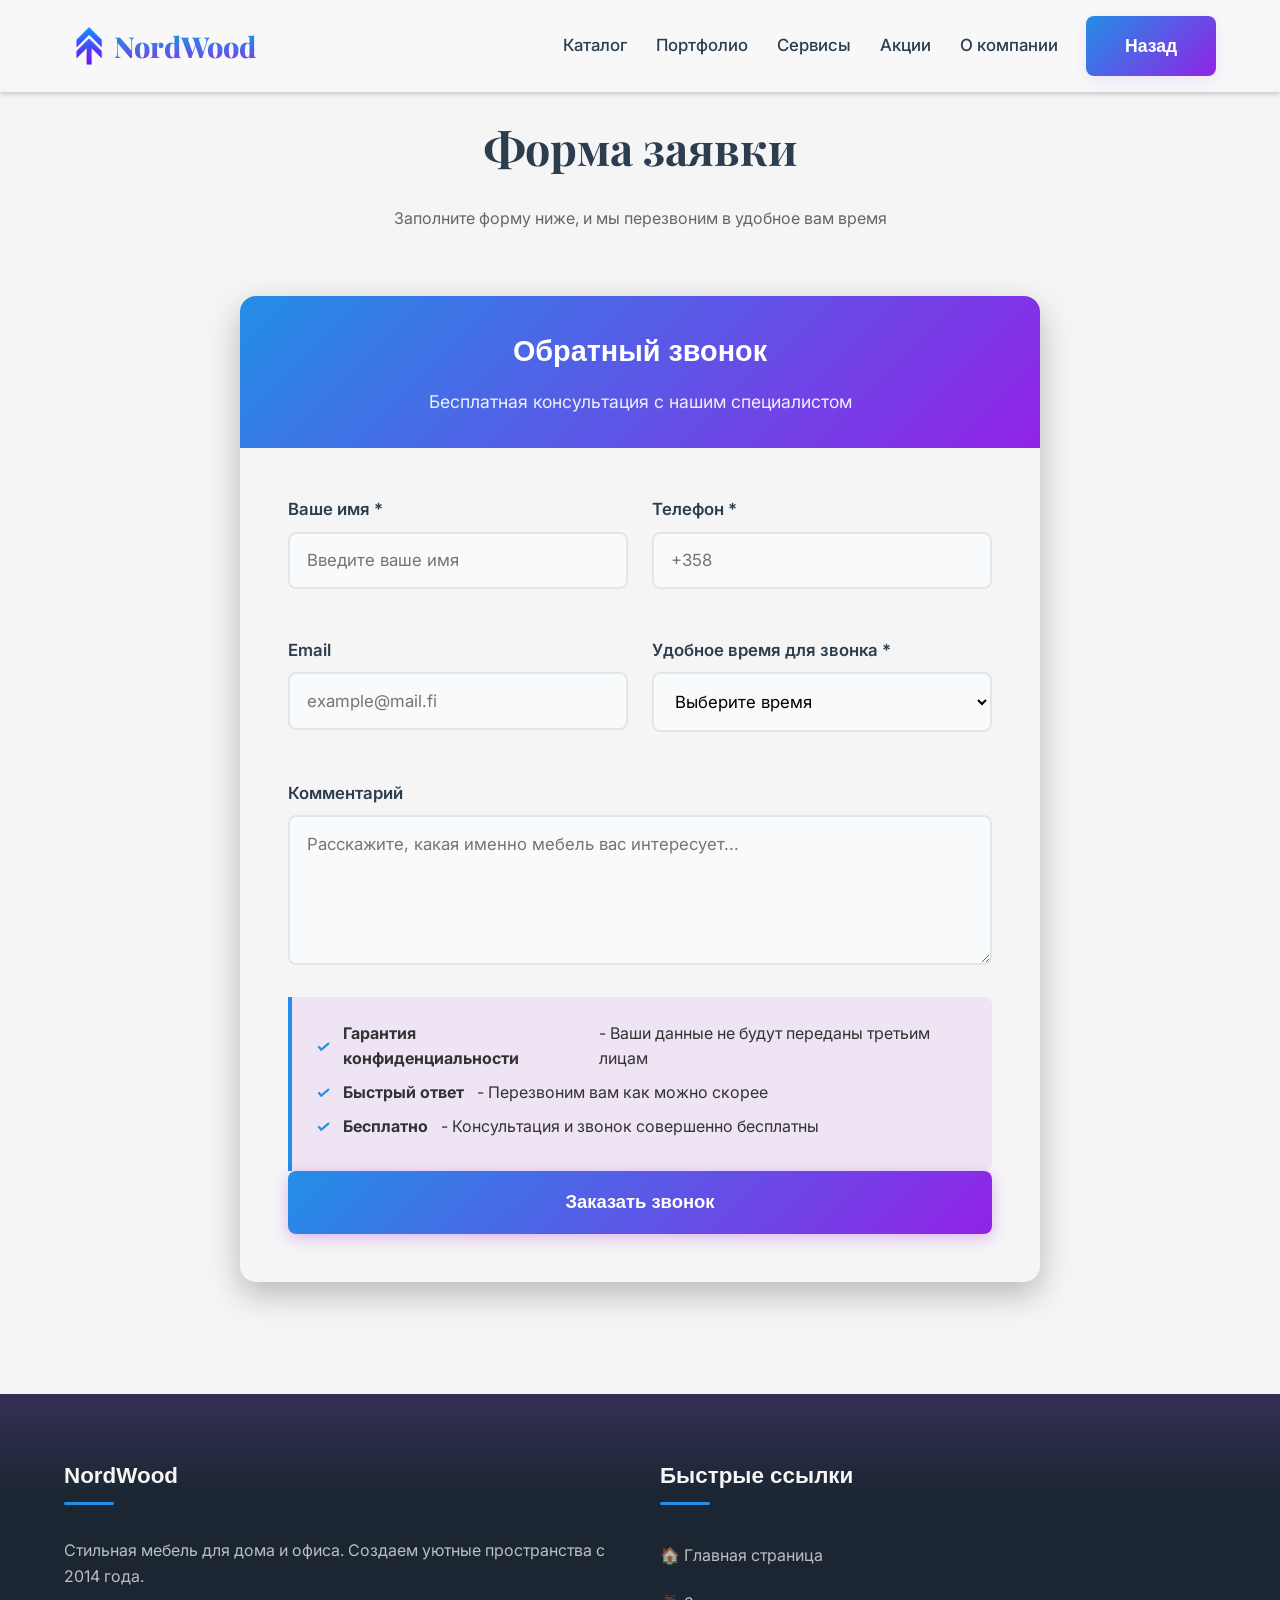
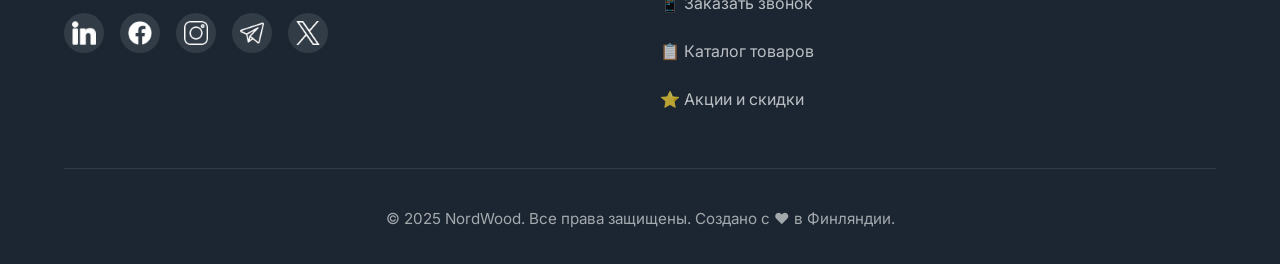
<file: orderCall.html>
<!DOCTYPE html>
<html lang="ru">
<head>
    <meta charset="UTF-8" name="viewport" content="width=device-width, initial-scale=1.0">
    <link rel="preconnect" href="https://fonts.googleapis.com">
    <link rel="preconnect" href="https://fonts.gstatic.com">
    <link href="https://fonts.googleapis.com/css2?family=Inter:wght@300;400;500;600;700&family=Playfair+Display:wght@700;800&family=Poppins:wght@500;600&display=swap" rel="stylesheet">
    <link rel="stylesheet" href="styles.css">
    <link rel="icon" href="newlogo.png">
</head>
<body>
    <!-- Header -->
    <header class="header">
        <div class="container nav-container">
            <a href="index.html" class="logo">
                <span><img src="newlogo.png" alt="logo"></span>
                <span>NordWood</span>
            </a>
            <button class="mobile-menu-btn">
                <i>☰</i>
            </button>
            <nav class="nav-menu">
                <a href="catalog.html" class="nav-link">Каталог</a>
                <a href="index.html#popularCategories" class="nav-link">Портфолио</a>
                <a href="index.html#services" class="nav-link">Сервисы</a>
                <a href="Promo.html" class="nav-link">Акции</a>
                <a href="description.html" class="nav-link">О компании</a>
                <a href="javascript:history.back()" class="btn">Назад</a>
            </nav>
        </div>
    </header>

    <!-- Contact Form Section -->
    <section class="contact-section">
        <div class="container">
            <div class="section-title animate-fade-in-up">
                <h2>Форма заявки</h2>
                <p>Заполните форму ниже, и мы перезвоним в удобное вам время</p>
            </div>

            <div class="form-container animate-fade-in-up animate-delay-1">
                <div class="form-header">
                    <h3>Обратный звонок</h3>
                    <p>Бесплатная консультация с нашим специалистом</p>
                </div>
                <div class="form-body">
                    <form id="callbackForm">
                        <div class="form-row">
                            <div class="form-group">
                                <label for="name">Ваше имя *</label>
                                <input type="text" id="name" class="form-control" placeholder="Введите ваше имя" required>
                                <div class="error-message" id="nameError">Пожалуйста, введите ваше имя</div>
                            </div>
                            <div class="form-group">
                                <label for="phone">Телефон *</label>
                                <input type="tel" id="phone" class="form-control" placeholder="+358 " required>
                                <div class="error-message" id="phoneError">Пожалуйста, введите корректный номер телефона</div>
                            </div>
                        </div>

                        <div class="form-row">
                            <div class="form-group">
                                <label for="email">Email</label>
                                <input type="email" id="email" class="form-control" placeholder="example@mail.fi">
                                <div class="error-message" id="emailError">Пожалуйста, введите корректный email</div>
                            </div>
                            <div class="form-group">
                                <label for="preferredTime">Удобное время для звонка *</label>
                                <select id="preferredTime" class="form-control" required>
                                    <option value="">Выберите время</option>
                                    <option value="morning">Утро (9:00 - 12:00)</option>
                                    <option value="afternoon">День (12:00 - 17:00)</option>
                                    <option value="evening">Вечер (17:00 - 20:00)</option>
                                    <option value="anytime">В любое время</option>
                                </select>
                                <div class="error-message" id="timeError">Пожалуйста, выберите удобное время</div>
                            </div>
                        </div>

                        <div class="form-group">
                            <label for="message">Комментарий</label>
                            <textarea id="message" class="form-control" placeholder="Расскажите, какая именно мебель вас интересует..."></textarea>
                        </div>

                        <div class="form-info">
                            <p><i>✓</i> <strong>Гарантия конфиденциальности</strong> - Ваши данные не будут переданы третьим лицам</p>
                            <p><i>✓</i> <strong>Быстрый ответ</strong> - Перезвоним вам как можно скорее</p>
                            <p><i>✓</i> <strong>Бесплатно</strong> - Консультация и звонок совершенно бесплатны</p>
                        </div>

                        <button type="submit" class="submit-btn">Заказать звонок</button>
                    </form>

                    <div class="success-message">
                        <div class="success-icon">✓</div>
                        <h3>Спасибо за вашу заявку!</h3>
                        <p>Наш менеджер перезвонит вам в указанное время.</p>
                        <p>Если вам срочно нужна помощь, вы можете позвонить нам напрямую:</p>
                        <p style="font-size:1.4em;font-weight:700;color:hsl(207,80%,52%);margin:1em 0;">+358 9 123 4567</p>
                        <a href="index.html" class="back-btn">Вернуться на главную</a>
                    </div>
                </div>
            </div>
        </div>
    </section>

    <!-- Footer -->
    <footer class="footer">
        <div class="container">
            <div class="footer-grid">
                <div class="footer-section">
                    <h3>NordWood</h3>
                    <p style="margin-bottom:1.5em;color:hsla(0,0%,100%,0.7);">Стильная мебель для дома и офиса. Создаем уютные пространства с 2014 года.</p>
                    <div class="social-links">
                        <a href="https://www.linkedin.com/" class="social-link"><img src="LinkedinIcon.png" alt="LinkedIn"></a>
                        <a href="https://www.facebook.com/" class="social-link"><img src="FacebookIcon.png" alt="Facebook"></a>
                        <a href="https://www.instagram.com/" class="social-link"><img src="InstagramIcon.png" alt="Instagram"></a>
                        <a href="https://telegram.org/" class="social-link"><img src="TelegramIcon.png" alt="Telegram"></a>
                        <a href="http://x.com/" class="social-link"><img src="XIcon.png" alt="X"></a>
                    </div>
                </div>
                <div class="footer-section">
                    <h3>Быстрые ссылки</h3>
                    <ul class="footer-links">
                        <li>
                            <a href="index.html">🏠 Главная страница</a>
                        </li>
                        <li>
                            <a href="orderCall.html">📱 Заказать звонок</a>
                        </li>
                        <li>
                            <a href="catalog.html">📋 Каталог товаров</a>
                        </li>
                        <li>
                            <a href="Promo.html">⭐ Акции и скидки</a>
                        </li>
                    </ul>
                </div>
            </div>
            <div class="copyright">
                <p>© 2025 NordWood. Все права защищены. Создано с ❤️ в Финляндии.</p>
            </div>
        </div>
    </footer>
    <script src="index.js"></script>
    <script src="orderCall.js"></script>
</body>
</html>
</file>
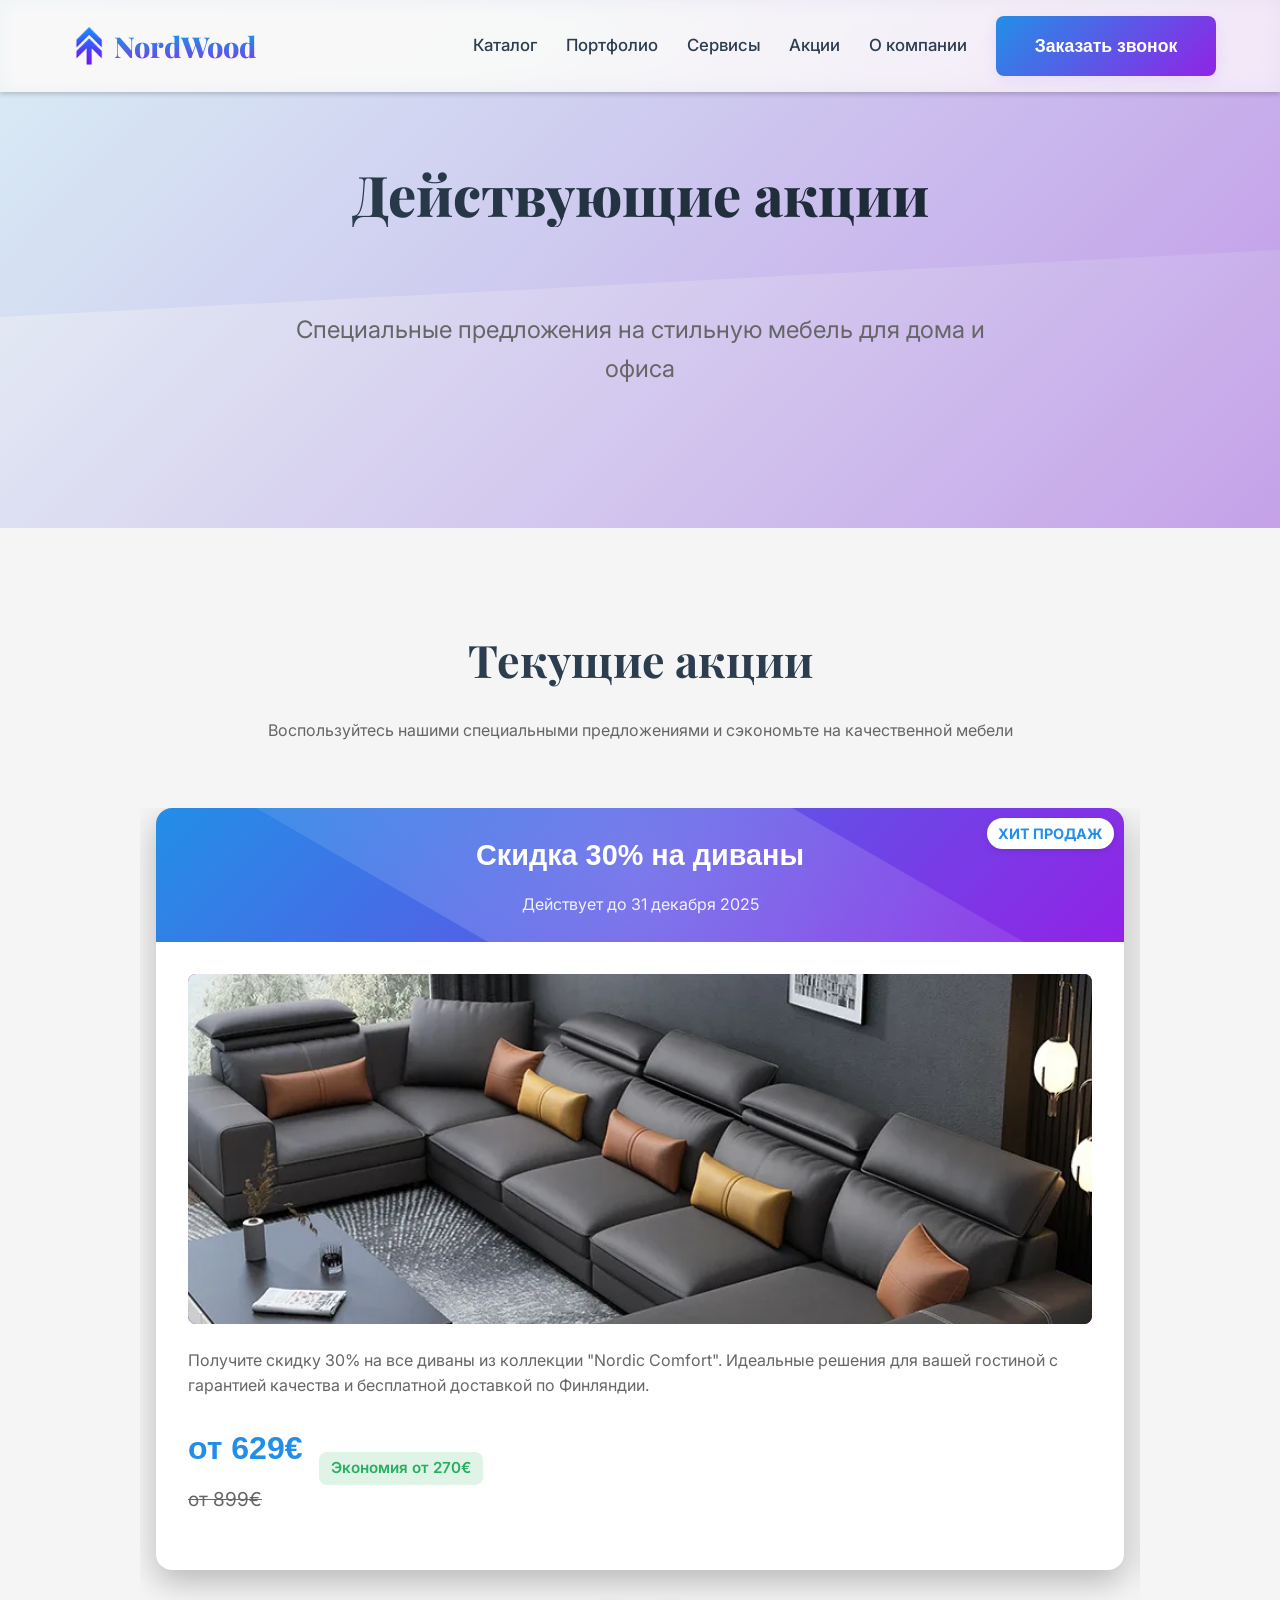
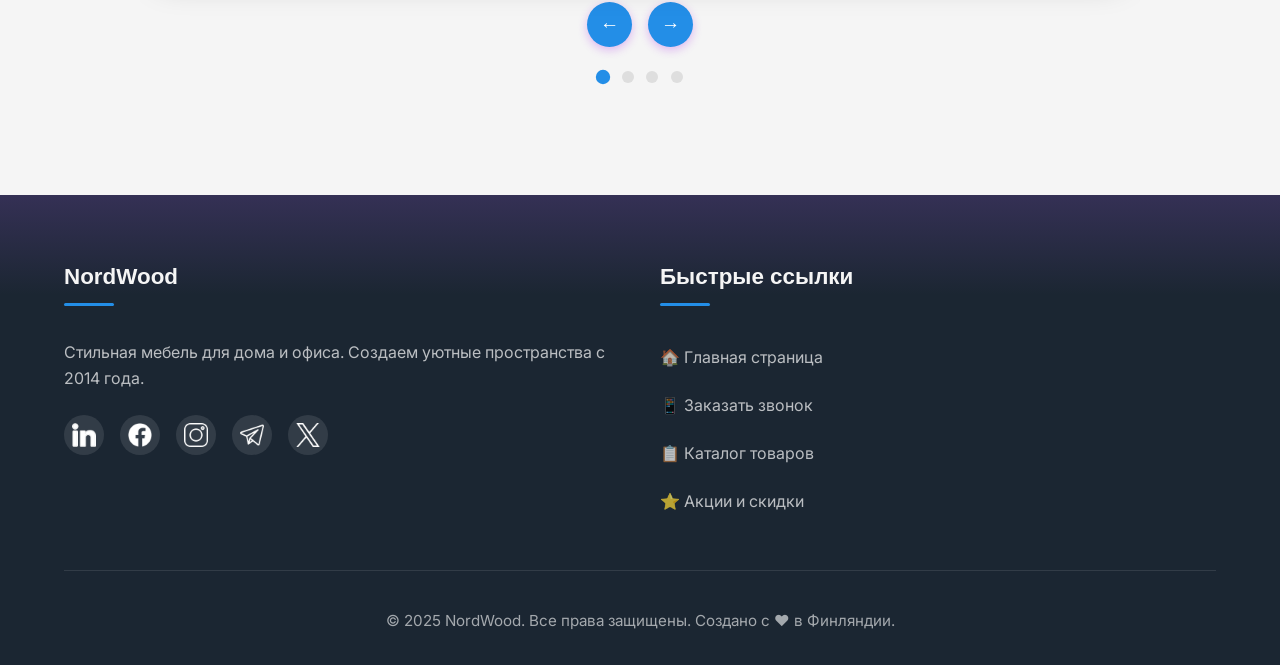
<file: Promo.html>
<!DOCTYPE html>
<html lang="ru">
<head>
  <meta charset="UTF-8" name="viewport" content="width=device-width, initial-scale=1.0">
  <link rel="preconnect" href="https://fonts.googleapis.com">
  <link rel="preconnect" href="https://fonts.gstatic.com">
  <link href="https://fonts.googleapis.com/css2?family=Inter:wght@300;400;500;600;700&family=Playfair+Display:wght@700;800&family=Poppins:wght@500;600&display=swap" rel="stylesheet">
  <link rel="stylesheet" href="styles.css">
  <link rel="icon" href="newlogo.png">
</head>
<body>
  <!-- Header -->
  <header class="header">
    <div class="container nav-container">
      <a href="index.html" class="logo">
        <span><img src="newlogo.png" alt="logo"></span>
        <span>NordWood</span>
      </a>
      <button class="mobile-menu-btn">
        <i>☰</i> 
      </button>
      <nav class="nav-menu">
        <a href="catalog.html" class="nav-link">Каталог</a>
        <a href="index.html#popularCategories" class="nav-link">Портфолио</a>
        <a href="index.html#services" class="nav-link">Сервисы</a>
        <a href="Promo.html" class="nav-link">Акции</a>
        <a href="description.html" class="nav-link">О компании</a>
        <a href="orderCall.html" class="btn">Заказать звонок</a>
      </nav>
    </div>
  </header>

  <!-- Preview Section -->
  <section class="preview">
    <div class="container preview-content">
      <h1>Действующие акции</h1>
      <p>Специальные предложения на стильную мебель для дома и офиса</p>
    </div>
  </section>

  <!-- Promotions Slider Section -->
  <section class="promotions-section">
    <div class="container">
      <div class="section-title animate-fade-in-up animate-delay-1">
        <h2>Текущие акции</h2>
          <p>Воспользуйтесь нашими специальными предложениями и сэкономьте на качественной мебели</p>
      </div>
      <div class="slider-container animate-fade-in-up animate-delay-2">
        <div class="slider" id="promotionsSlider">

          <!-- Slide 1 -->
          <div class="slide">
            <div class="promotion-card">
              <div class="promotion-header">
                  <div class="promotion-badge">ХИТ ПРОДАЖ</div>
                  <h3>Скидка 30% на диваны</h3>
                    <p class="promotion-period">Действует до 31 декабря 2025</p>
              </div>
              <div class="promotion-content">
                  <div class="promotion-image"><img src="sofaPromo.png" class="promotion-image-1"></div>
                <div class="promotion-description">
                  <p>Получите скидку 30% на все диваны из коллекции "Nordic Comfort". Идеальные решения для вашей гостиной с гарантией качества и бесплатной доставкой по Финляндии.</p>
                </div>
                <div class="promotion-price">
                  <div>
                    <div class="new-price">от 629€</div>
                    <div class="old-price">от 899€</div>
                  </div>
                  <div class="save-badge">Экономия от 270€</div>
                </div>
              </div>
            </div>
          </div>

          <!-- Slide 2 -->
          <div class="slide">
            <div class="promotion-card">
              <div class="promotion-header">
                <div class="promotion-badge">НОВИНКА</div>
                <h3>Комплект спальни со скидкой 25%</h3>
                <p class="promotion-period">Действует до 15 января 2026</p>
              </div>
              <div class="promotion-content">
                  <div class="promotion-image"><img src="bedPromo.png" class="promotion-image-2"></div>
                <div class="promotion-description">
                  <p>Полный комплект мебели для спальни (кровать, шкаф, прикроватные тумбы) со скидкой 25%. Ортопедические матрасы в подарок при покупке комплекта. Бесплатная сборка и вывоз старой мебели.</p>
                </div>
                <div class="promotion-price">
                  <div>
                    <div class="new-price">от 1879€</div>
                    <div class="old-price">от 2499€</div>
                  </div>
                  <div class="save-badge">Экономия 620€</div>
                </div>
              </div>
            </div>
          </div>

          <!-- Slide 3 -->
          <div class="slide">
            <div class="promotion-card">
              <div class="promotion-header">
                <div class="promotion-badge">ЭКСКЛЮЗИВ</div>
                <h3>Офисная мебель -20%</h3>
                <p class="promotion-period">Действует до 28 февраля 2026</p>
              </div>
              <div class="promotion-content">
                  <div class="promotion-image"><img src="officePromo.png" class="promotion-image-3"></div>
                <div class="promotion-description">
                  <p>Специальное предложение для бизнеса! Скидка 20% на весь ассортимент офисной мебели: столы, стулья, шкафы, полки. Бесплатный дизайн-проект при заказе от 2000€. Повышенная гарантия 3 года на все товары.</p>
                </div>
                <div class="promotion-price">
                  <div>
                    <div class="new-price">от 359€</div>
                    <div class="old-price">от 449€</div>
                  </div>
                  <div class="save-badge">Экономия 90€</div>
                </div>
              </div>
            </div>
          </div>

          <!-- Slide 4 -->
          <div class="slide">
            <div class="promotion-card">
              <div class="promotion-header">
                <div class="promotion-badge">ПОДАРОК</div>
                <h3>Бесплатный стул к любому столу</h3>
                <p class="promotion-period">Действует до 10 марта 2026</p>
              </div>
              <div class="promotion-content">
                  <div class="promotion-image"><img src="chair&tablePromo.png" class="promotion-image-4"></div>
                <div class="promotion-description">
                  <p>При покупке любого обеденного или офисного стола получайте стильный стул в подарок! Выбор из множества моделей. Акция распространяется на все столы из каталога. Бесплатная доставка и сборка для заказов от 750€.</p>
                </div>
                <div class="promotion-price">
                  <div>
                    <div class="new-price">Стол + стул</div>
                    <div class="old-price">Только стол</div>
                  </div>
                  <div class="save-badge">Подарок до 199€</div>
                </div>
              </div>
            </div>
          </div>
        </div>

        <div class="slider-controls">
          <button class="slider-btn" id="prevBtn">←</button>
          <button class="slider-btn" id="nextBtn">→</button>
        </div>

        <div class="slider-dots" id="sliderDots">
          <span class="dot active"></span>
          <span class="dot"></span>
          <span class="dot"></span>
          <span class="dot"></span>
        </div>
      </div>
    </div>
  </section>

  <!-- Footer -->
  <footer class="footer">
    <div class="container">
      <div class="footer-grid">
        <div class="footer-section">
          <h3>NordWood</h3>
          <p style="margin-bottom:1.5em;color:hsla(0,0%,100%,0.7);">Стильная мебель для дома и офиса. Создаем уютные пространства с 2014 года.</p>
          <div class="social-links">
            <a href="https://www.linkedin.com/" class="social-link"><img src="LinkedinIcon.png" alt="LinkedIn"></a>
            <a href="https://www.facebook.com/" class="social-link"><img src="FacebookIcon.png" alt="Facebook"></a>
            <a href="https://www.instagram.com/" class="social-link"><img src="InstagramIcon.png" alt="Instagram"></a>
            <a href="https://telegram.org/" class="social-link"><img src="TelegramIcon.png" alt="Telegram"></a>
            <a href="http://x.com/" class="social-link"><img src="XIcon.png" alt="X"></a>
          </div>
        </div>
        <div class="footer-section">
          <h3>Быстрые ссылки</h3>
          <ul class="footer-links">
            <li>
              <a href="index.html">🏠 Главная страница</a>
            </li>
            <li>
              <a href="orderCall.html">📱 Заказать звонок</a>
            </li>
            <li>
              <a href="catalog.html">📋 Каталог товаров</a>
            </li>
            <li>
              <a href="Promo.html">⭐ Акции и скидки</a>
            </li>
          </ul>
        </div>
      </div>
      <div class="copyright">
        <p>© 2025 NordWood. Все права защищены. Создано с ❤️ в Финляндии.</p>
      </div>
    </div>
  </footer>
  <script src="index.js"></script>
  <script src="Promo.js"></script>
</body>
</html>
</file>
<file: styles.css>
*{
  margin:0;
  padding:0;
  box-sizing:border-box;}

body{
    font-family:'Inter';
    color:hsl(0,0%,20%);
    line-height:1.6;
    background:linear-gradient(135deg,hsl(182,100%,76%),hsl(297,100%,50%));
    overflow-x:hidden;}

/* Header */
.header{
    position:fixed;
    right:0;
    left:0;
    z-index:5;
    background:rgba(245,245,245,0.7);
    backdrop-filter:blur(10px) contrast(150%);
    box-shadow:0px 2px 5px hsla(0,0%,0%,0.2);
    padding:1em 1em;}

.container{
    width:100%;
    max-width:1200px;
    margin:0 auto;
    padding:0 1.5em;}

.nav-container{
    display:flex;
    justify-content:space-between;
    align-items:center;}

.logo{
    font-family:'Playfair Display';
    font-weight:800;
    font-size:1.8em;
    color:transparent;
    background:linear-gradient(180deg,hsl(207,80%,52%)30%,hsl(274,80%,52%));
    background-clip:text;
    display:flex;
    align-items:center;}

.logo img{
  display:flex;
  width:1.75em;}

.nav-menu{
    display:flex;
    gap:1.8em;
    align-items:center;}

.nav-link{
    text-decoration:none;
    color:hsl(210,29%,24%);
    font-weight:500;
    font-size:1.05em;
    position:relative;
    padding:0.5em 0;
    transition:all ease 0.3s;}

.nav-link::after{
    content:'';
    position:absolute;
    bottom:0;
    left:50%;
    right:50%;
    height:3px;
    border-radius:100px;
    background-color:hsla(207,80%,52%,0);
    transition:all ease 0.3s;}

.nav-link:hover{
    color:hsl(207,80%,52%);}

.nav-link:hover::after{
    background-color:hsla(207,80%,52%,1);
    left:0;
    right:0;}

.mobile-menu-btn{
    display:none;
    background:none;
    border:none;
    font-size:1.5em;
    color:hsl(210,29%,24%);
    cursor:pointer;
    z-index:6;}

/* Preview Section */
.preview{
    padding:10em 0 5em;
    text-align:center;
    background:linear-gradient(135deg,hsla(0,0%,96%,0.9),hsla(270,50%,78%,0.8));
    position:relative;
    overflow:hidden;}

.preview::before{
    content:'';
    position:absolute;
    top:0;
    left:0;
    right:0;
    height:60%;
    background:linear-gradient(135deg,hsl(207,80%,52%),hsl(274,80%,52%));
    opacity:0.08;
    z-index:0;
    transform:skewY(-3deg);
    transform-origin:top left;}

.preview-content{
    position:relative;
    z-index:1;
    max-width:800px;
    margin:0 auto;}

.preview h1{
    font-family:'Playfair Display';
    font-size:3.5em;
    font-weight:800;
    margin-bottom:1.5em;
    line-height:1.2;
    color:transparent;
    background:linear-gradient(90deg,hsl(210,29%,24%),hsl(210, 30%, 15%));
    background-clip:text;}

.preview p{
    font-size:1.5em;
    color:hsl(0,0%,40%);
    margin-bottom:2.5em;}

/* Quote Section */
.quote-container{
    background:hsla(0,0%,96%,0.85);
    backdrop-filter:blur(10px);
    border-radius:16px;
    padding:2em;
    margin:3em 0;
    box-shadow:0 4px 12px hsla(0,0%,0%,0.15);
    border:1px solid rgba(44,62,80,0.1);
    position:relative;
    overflow:hidden;}

.quote-container::before{
    content:'"';
    position:absolute;
    top:-0.1em;
    left:0;
    font-family:'Playfair Display';
    font-size:5em;
    color:transparent;
    background:linear-gradient(135deg,hsla(207,80%,52%,0.3),hsla(274,80%,52%,0.3));
    background-clip:text;
    z-index:0;}

.quote{
    font-family:'Playfair Display';
    font-style:italic;
    font-size:1.8em;
    color:hsl(210,29%,24%);
    position:relative;
    z-index:1;
    margin-bottom:1em;}

.quote-author{
    color:hsl(207,80%,52%);
    font-weight:600;}

/* Features Section */
.section{
    padding:6em 0;}

.section-title{
    text-align:center;
    margin-bottom:4em;}

.section-title h2{
    font-family:'Playfair Display';
    font-size:2.8em;
    color:hsl(210,29%,24%);
    margin-bottom:0.5em;}

.section-title p{
    color:hsl(0,0%,40%);
    margin:0 auto;}

.features-grid{
    display:grid;
    grid-template-columns:repeat(auto-fill,minmax(300px,1fr));
    gap:2em;}

.feature-card{
    background:whitesmoke;
    border-radius:16px;
    padding:2.5em;
    text-align:center;
    box-shadow:0 4px 12px hsla(0,0%,0%,0.15);
    border:1px solid hsla(210,29%,24%,0.05);
    transition:all ease 0.3s;}

.feature-card:hover{
    box-shadow:0 8px 24px hsla(0,0%,0%,0.3);
    border-color:hsla(224,80%,52%,0.2);
    transform:translateY(-0.5em);}

.feature-icon{
    width:80px;
    height:80px;
    margin:0 auto 1em;
    background:linear-gradient(135deg,hsl(207,80%,52%),hsl(274,80%,52%));
    border-radius:50%;
    display:flex;
    align-items:center;
    justify-content:center;
    font-size:2em;}

.feature-card h3{
    font-family:sans-serif;
    font-size:1.5em;
    color:hsl(210,29%,24%);
    margin-bottom:1em;}

.feature-card p{
    color:hsl(0,0%,40%);}

/* About Section */
.about{
    background:whitesmoke;}

.about-content{
    display:grid;
    grid-template-columns:1fr 1fr;
    gap:3em;
    align-items:center;}

.about-text h2{
    font-family:'Playfair Display';
    font-size:2.5em;
    color:hsl(210,29%,24%);
    margin-bottom:1.5em;}

.about-text p{
    margin-bottom:1.5em;
    font-size:1.1em;}

.highlight{
    color:hsl(274,80%,52%);;
    font-weight:600;}

.about-image{
    border-radius:24px;
    overflow:hidden;
    box-shadow:0 12px 32px hsla(0,0%,0%,0.35);
    position:relative;}

.about-image::after{
    content:'';
    position:absolute;
    top:0;
    left:0;
    right:0;
    bottom:0;
    background:linear-gradient(135deg,hsl(207,80%,52%),hsl(274,80%,52%));
    opacity:0.2;}

.about-image img{
    width:100%;
    height:auto;
    display:block;
    transition:all ease 0.3s;}

.about-image:hover img{
    transform:scale(1.05);}

/* Products Section */
.products{
    background:hsl(270,26%,88%);}

.products-grid{
    display:grid;
    grid-template-columns:repeat(auto-fill,minmax(280px, 1fr));
    gap:2em;}

.product-card{
    background:whitesmoke;
    border-radius:16px;
    overflow:hidden;
    box-shadow:0 4px 12px hsla(0,0%,0%,0.15);
    transition:all ease 0.3s;
    height:100%;
    display:flex;
    flex-direction:column;
    position:relative;}

.product-card:hover{
    box-shadow:0 8px 24px hsla(0,0%,0%,0.3);
    transform:translateY(-0.5em);}

.product-image{
    height:250px;
    display:flex;
    align-items:center;
    justify-content:center;
    position:relative;
    overflow:hidden;}

.product-image::before{
    content:'';
    position:absolute;
    top:0;
    left:0;
    right:0;
    bottom:0;
    background:radial-gradient(circle,hsla(0,0%,100%,0.1),hsla(0, 0%, 0%, 0.2));}

.product-image-1{
    transform:scale(0.8);}

.product-image-2{
    transform:scale(0.5);}

.product-image-3{
    transform:scale(0.3);}

.product-content{
    padding:1.5em;
    display:flex;
    flex-direction:column;
    position:relative;
    box-shadow:0 -0.5em 7px hsla(0,0%,0%,0.35);}

.product-category{
    color:hsl(207,80%,52%);
    font-weight:600;
    font-size:0.9em;
    margin-bottom:0.5em;}

.product-title{
    font-family:sans-serif;
    font-size:1.3em;
    color:hsl(210,29%,24%);
    margin-bottom:0.5em;}

.product-description{
    color:hsl(0,0%,40%);
    margin-bottom:1em;
    min-height:60px;}

.product-price{
    font-family:sans-serif;
    font-weight:700;
    font-size:1.4em;
    color:hsl(207,80%,52%);}

/* Delivery Section */
.delivery{
    background:whitesmoke;}

.delivery-grid{
    display:grid;
    grid-template-columns:repeat(auto-fit,minmax(300px,1fr));
    gap:2em;}

.delivery-card{
    position:relative;
    background:linear-gradient(135deg,hsla(270,80%,52%,0.01),hsla(290,90%,51%,0.1));
    border-radius:16px;
    padding:2rem;
    text-align:center;
    border:1px solid hsla(280,80%,52%,0.2);
    box-shadow:
        inset 0 0 5px 1px hsla(280,80%,1%,0.8),
        0 0 0px 0px transparent;
    transform:scale(1);
    transition:all ease 0.1s;
    overflow:hidden;}

.delivery-card:hover{
    box-shadow:
        inset 0 0 0px 0px transparent,
        0 0 7px 0px hsla(280,80%,1%,0.8);
    transform:scale(1.005);}

.delivery-card::after{
    content:'';
    position:absolute;
    top:0;
    left:-100%;
    width:100%;
    height:100%;
    background:radial-gradient(circle farthest-corner at 20% 20%,transparent,hsla(0,0%,100%,0.25),transparent);
    transition:all ease 0.3s;}

.delivery-card:hover::after{
    left:100%;}

.delivery-card h3{
    font-family:sans-serif;
    font-size:1.5em;
    color:hsl(207,80%,52%);
    margin-bottom:1em;}

.delivery-card ul{
    text-align:left;
    list-style-type:none;
    padding-left:1.5em;}

.delivery-card li{
    margin-bottom:0.8em;
    position:relative;
    padding-left:1.5em;}

.delivery-card li::before{
    content:'✓';
    position:absolute;
    left:0;
    color:hsl(207,80%,52%);
    font-weight:bold;}

/* Footer */
.footer{
    background:hsl(210,30%,15%);
    color:hsla(0,0%,100%,0.85);
    padding:4em 0 2em;
    position:relative;
    overflow:hidden;}

.footer::before{
    content:'';
    position:absolute;
    top:0;
    left:0;
    right:0;
    height:100px;
    background:linear-gradient(180deg,hsla(269,70%,62%,0.2), transparent);}

.footer-grid{
    display:grid;
    grid-template-columns:repeat(auto-fit,minmax(250px,1fr));
    gap:2.5em;}

.footer-section h3{
    color:whitesmoke;
    font-family:sans-serif;
    font-size:1.4em;
    margin-bottom:1.5em;
    position:relative;
    padding-bottom:0.5em;}

.footer-section h3::after{
    content:'';
    position:absolute;
    bottom:0;
    left:0;
    width:50px;
    height:3px;
    border-radius:100px;
    background:hsl(207,80%,52%);}

.footer-links{
    list-style:none;}

.footer-links li{
    margin-bottom:0.8em;}

.footer-links a{
    color:hsla(0,0%,100%,0.7);
    text-decoration:none;
    transition:all ease 0.3s;
    display:block;
    padding:0.3em 0;}

.footer-links a:hover{
    color:white;
    transform:translateX(5px);}

.contact-info{
    list-style-type:none;}

.contact-info li{
    display:flex;
    align-items:flex-start;
    gap:1em;
    margin-bottom:1em;}

.contact-icon{
    font-size:1.2em;
    min-width:24px;}

.social-links{
    display:flex;
    gap:1rem;
    margin-top:1.5em;}

.social-link{
    display:flex;
    align-items:center;
    justify-content:center;
    width:40px;
    height:40px;
    border-radius:50%;
    background:hsla(0,0%,100%,0.1);
    transition:all ease 0.3s;}

.social-link img{
    position:relative;
    width:60%;}

.social-link:hover{
    background:linear-gradient(135deg,hsla(207,80%,52%,0.1),hsla(274,80%,52%,1));
    transform:translateY(-3px);}

.copyright{
    text-align:center;
    padding-top:2.5em;
    margin-top:2.5em;
    border-top:1px solid hsla(0,0%,100%,0.1);
    color:hsla(0,0%,100%,0.6);
    font-size:0.95em;}

/* Buttons */
.btn{
    display:inline-block;
    background:linear-gradient(135deg,hsl(207,80%,52%),hsl(274,80%,52%));
    color:white;
    padding:0.9em 2.2em;
    font-family:sans-serif;
    font-weight:600;
    font-size:1.1em;
    border-radius:8px;
    cursor:pointer;
    text-decoration:none;
    transition:all ease 0.3s;
    box-shadow:0 4px 15px hsla(270,80%,52%,0.1);
    position:relative;
    overflow:hidden;}

.btn::after{
    content:'';
    position:absolute;
    top:0;
    left:-100%;
    width:100%;
    height:100%;
    background:linear-gradient(90deg,transparent,hsla(0,0%,100%,0.2),transparent);
    transition:all ease 0.3s;}

.btn:hover{
    transform:translateY(-2px);
    box-shadow:0 6px 20px hsla(280,80%,52%,0.3);}

.btn:hover::after{
    left:100%;}

.btn-outline{
    background:transparent;
    border:2px solid hsl(207,80%,52%);
    color:hsl(207,80%,52%);
    box-shadow:none;}

.btn-outline:hover{
    background:hsl(207,80%,52%);
    color:white;
    box-shadow:0 6px 20px hsla(220,80%,52%,0.3);}

/* Animations */
@keyframes fadeInUp{
    0%{
        opacity:0;
        transform:translateY(30px);}
    100%{
        opacity:1;
        transform:translateY(0);}}

.animate-fade-in-up{
    animation-name:fadeInUp;
    animation-duration:0.8s;
    animation-timing-function:ease-out;}

.animate-delay-1{
    animation-delay:0.1s;}

.animate-delay-2{
    animation-delay:0.2s;}

.animate-delay-3{
    animation-delay:0.3s;}

/* Contact Form Section */
.contact-section{
    padding:7em 0;
    background:whitesmoke}

.form-container{
    max-width:800px;
    margin:0 auto;
    background:whitesmoke;
    border-radius:16px;
    overflow:hidden;
    box-shadow:0 12px 32px hsla(0,0%,0%,0.25);
    position:relative;}

.form-header{
    background:linear-gradient(135deg,hsl(207,80%,52%),hsl(274,80%,52%));
    padding:2em;
    text-align:center;
    color:white;}

.form-header h3{
    font-family:sans-serif;
    font-size:1.8em;
    margin-bottom:0.5em;}

.form-header p{
    opacity:0.9;
    font-size:1.1em;}

.form-body{
    padding:3em;}

.form-row{
    display:grid;
    grid-template-columns:repeat(auto-fill,minmax(220px,1fr));
    gap:1.5em;
    margin-bottom:1.5em;}

.form-group{
    margin-bottom:1.5em;}

.form-group label{
    display:block;
    margin-bottom:0.5em;
    font-weight:600;
    color:hsl(210,29%,24%);
    font-size:1.05em;}

.form-control{
    width:100%;
    padding:1em;
    border:2px solid hsl(210,15%,90%);
    border-radius:8px;
    font-family:'Inter';
    font-size:1.05em;
    transition:all ease 0.3s;
    background:hsl(210,17%,98%);}

.form-control:focus{
    outline:none;
    border-color:hsla(207,80%,52%,0.6);
    box-shadow:0 0 0 3px hsla(280,80%,52%,0.2);}

.form-control.error{
    border-color:hsl(6,78%,57%);}

.error-message{
    color:hsl(6,78%,57%);
    font-size:0.9em;
    margin-top:0.3em;
    display:none;}

textarea.form-control{
    min-height:150px;
    resize:vertical;}

.submit-btn{
    background:linear-gradient(135deg,hsl(207,80%,52%),hsl(274,80%,52%));
    color:white;
    border:none;
    padding:1.1em 2.5em;
    font-family:sans-serif;
    font-weight:600;
    font-size:1.15em;
    border-radius:8px;
    cursor:pointer;
    display:block;
    width:100%;
    transition:all ease 0.3s;
    box-shadow:0 4px 15px hsla(280,80%,52%,0.3);
    position:relative;
    overflow:hidden;}

.submit-btn::before{
    content:'';
    position:absolute;
    top:0;
    left:-100%;
    width:100%;
    height:100%;
    background:linear-gradient(90deg, transparent,hsla(0,0%,100%,0.2),transparent);
    transition:all ease 0.3s;}

.submit-btn:hover{
    transform:translateY(-2px);
    box-shadow:0 6px 20px hsla(280,80%,52%,0.4);}

.submit-btn:hover::before{
    left:100%;}

.form-info{
    background:hsla(280,80%,52%,0.08);
    border-left:4px solid hsl(207,80%,52%);
    padding:1.5em;
    border-radius:0 8px 8px 0;
    margin-top:1.5em;}

.form-info p{
    margin-bottom:0.5em;
    display:flex;
    align-items:center;
    gap:0.8em;}

.form-info i{
    color:hsl(207,80%,52%);
    font-weight:bold;}

/* Success Message */
.success-message{
    text-align:center;
    padding:4em 2em;
    background:linear-gradient(135deg,hsla(145,63%,42%,0.1),hsla(145,63%,49%,0.05));
    border-radius:16px;
    display:none;}

.success-icon{
    font-size:4em;
    color:hsl(145,63%,42%);
    margin-bottom:1.5em;}

.success-message h3{
    font-family:sans-serif;
    font-size:2.2em;
    color:hsl(145,63%,42%);
    margin-bottom:1em;}

.success-message p{
    color:hsl(0,0%,40%);
    font-size:1.1em;
    margin-bottom:2em;}

.back-btn{
    display:inline-block;
    background:hsl(210,29%,24%);
    color:white;
    padding:0.8em 2em;
    text-decoration:none;
    border-radius:8px;
    font-weight:600;
    transition:all ease 0.3s;}

.back-btn:hover{
    background:hsl(209,29%,14%);
    transform:translateY(-2px);}

/* Promotions Slider */
.promotions-section{
    padding:6em 0;
    background:whitesmoke;}

.slider-container{
    position:relative;
    max-width:1000px;
    margin:0 auto;
    overflow:hidden;}

.slider{
    display:flex;
    transition:transform 0.5s ease-in-out;
    width:100%;}

.slide{
    min-width:100%;
    padding:0 1em;
    box-sizing:border-box;}

.promotion-card{
    background:white;
    border-radius:16px;
    overflow:hidden;
    box-shadow:0 12px 32px hsla(0,0%,0%,0.25);
    position:relative;
    display:flex;
    flex-direction:column;
    height:100%;
    transition:all ease 0.3s;}

.promotion-card:hover{
    transform:translateY(-5px);
    box-shadow:0 8px 24px hsla(0,0%,0%,0.2);}

.promotion-header{
    background:linear-gradient(135deg,hsl(207,80%,52%),hsl(274,80%,52%));
    color:white;
    padding:1.5em;
    text-align:center;
    position:relative;
    overflow:hidden;}

.promotion-header::before{
    content:'';
    position:absolute;
    top:-50%;
    left:-50%;
    width:200%;
    height:200%;
    background:radial-gradient(circle,hsla(0,0%,100%,0.2)0%,hsla(0,0%,100%,0)70%);
    transform:rotate(30deg);}

.promotion-badge{
    position:absolute;
    top:10px;
    right:10px;
    background:white;
    color:hsl(207,80%,52%);
    font-weight:bold;
    padding:0.3em 0.8em;
    border-radius:20px;
    font-size:0.9em;
    box-shadow:0 2px 6px hsla(0,0%,0%,0.1);}

.promotion-header h3{
    font-family:sans-serif;
    font-size:1.8em;
    margin-bottom:0.5em;
    position:relative;
    z-index:1;}

.promotion-period{
    font-size:1em;
    opacity:0.9;
    position:relative;
    z-index:1;}

.promotion-content{
    padding:2em;
    display:flex;
    flex-direction:column;}

.promotion-image{
    height:350px;
    background:linear-gradient(135deg,hsl(280,80%,52%),hsl(290,90%,51%));
    display:flex;
    align-items:center;
    justify-content:center;
    margin-bottom:1.5em;
    border-radius:8px;
    position:relative;
    overflow:hidden;}

.promotion-image::before {
    content:'';
    position:absolute;
    top:0;
    left:0;
    right:0;
    bottom:0;
    background:radial-gradient(circle,hsla(0,0%,100%,0.1),hsla(0,0%,0%,0.2));}

.promotion-image-1{
    transform:scale(1.1);}

.promotion-image-2{
    transform:scale(0.8);}

.promotion-image-3{
    transform:scale(1.3);}

.promotion-image-4{
    transform:scale(1.2);}

.promotion-description{
    color:hsl(0,0%,40%);
    margin-bottom:1.5em;}

.promotion-price{
    display:flex;
    align-items:center;
    gap:1em;
    margin-bottom:1.5em;}

.new-price{
    font-family:sans-serif;
    font-size:2em;
    font-weight:700;
    color:hsl(207,80%,52%);}

.old-price{
    text-decoration:line-through;
    color:hsl(0,0%,40%);
    font-size:1.2em;
    margin-top:0.5em;}

.save-badge{
    background:hsla(145,63%,42%,0.15);
    color:hsl(145,63%,42%);
    padding:0.3em 0.8em;
    border-radius:8px;
    font-weight:600;
    font-size:0.95em;}

.slider-controls{
    display:flex;
    justify-content:center;
    gap:1em;
    margin-top:2em;}

.slider-btn{
    background:hsl(207,80%,52%);
    color:white;
    border:none;
    width:45px;
    height:45px;
    border-radius:50%;
    display:flex;
    align-items:center;
    justify-content:center;
    font-size:1.2em;
    cursor:pointer;
    transition:all ease 0.3s;
    box-shadow:0 3px 10px hsla(280,80%,52%,0.3);}

.slider-btn:hover{
    background:hsl(274,80%,52%);
    transform:scale(1.1);}

.slider-dots{
    display:flex;
    justify-content:center;
    gap:0.8em;
    margin-top:1.5em;
    margin-bottom:1em;}

.dot{
    width:12px;
    height:12px;
    border-radius:50%;
    background:hsl(0,0%,87%);
    cursor:pointer;
    transition:all ease 0.3s;}

.dot.active{
    background:hsl(207,80%,52%);
    transform:scale(1.2);}

/* Description Content */
.description-section{
    padding:6em 0;
    background:whitesmoke;}

.description-content{
    max-width:800px;
    margin:0 auto;
    background:white;
    border-radius:16px;
    padding:3em;
    box-shadow:0 8px 24px hsla(0,0%,0%,0.2);
    position:relative;
    overflow:hidden;}

.description-content::before{
    content:'';
    position:absolute;
    top:0;
    left:0;
    right:0;
    height:4px;
    background:linear-gradient(90deg,hsl(207,80%,52%),hsl(274,80%,52%));}

.description-text{
    margin-bottom:2em;}

.description-text h3{
    font-family:'Playfair Display';
    font-size:2em;
    color:hsl(210,29%,24%);
    margin:1.5em 0 1em;
    position:relative;
    padding-bottom:0.5em;}

.description-text h3::after{
    content:'';
    position:absolute;
    bottom:0;
    left:0;
    width:60px;
    height:3px;
    background:hsl(207,80%,52%);}

.description-text p{
    margin-bottom:1.2em;
    font-size:1.1em;}

.values-grid{
    display:grid;
    grid-template-columns:repeat(auto-fill,minmax(250px,1fr));
    gap:2em;
    margin:3em 0;}

.value-card{
    background:hsla(280,80%,52%,0.05);
    border-radius:8px;
    padding:1.5em;
    border-left:4px solid hsl(207,80%,52%);
    transition:all ease 0.3s;}

.value-card:hover{
    transform:translateX(5px);
    background:hsla(280,80%,52%,0.1);}

.value-card h4{
    font-family:sans-serif;
    font-size:1.3em;
    color:hsl(207,80%,52%);
    margin-bottom:0.8em;}

.value-card p{
    color:hsl(0,0%,20%);
    margin-bottom:0;
    font-size:1em;}

.milestones{
    display:flex;
    justify-content:space-around;
    flex-wrap:wrap;
    margin:3em 0;
    gap:2em;}

.milestone{
    text-align:center;
    min-width:150px;}

.milestone-number{
    font-family:'Playfair Display';
    font-size:3em;
    font-weight:800;
    color:hsl(207,80%,52%);
    margin-bottom:0.5em;}

.milestone-text{
    font-weight:600;
    color:hsl(210,29%,24%);
    font-size:1.1em;}

/* Invite Section */
.invite-section{
    padding:6em 0;
    text-align:center;
    background:linear-gradient(135deg,hsla(270,10%,58%,0.8),hsla(270,15%,68%,0.7));
    color:white;
    position:relative;
    overflow:hidden;}

.invite-section::before{
    content:'';
    position:absolute;
    top:0;
    left:0;
    right:0;
    bottom:0;
    background:radial-gradient(circle,hsla(0,0%,100%,0.1),hsla(0,0%,0%,0.2));}

.invite-content{
    position:relative;
    z-index:1;
    max-width:700px;
    margin:0 auto;}

.invite-content h2{
    font-family:'Playfair Display';
    font-size:2.8em;
    margin-bottom:1.5em;}

.invite-content p{
    font-size:1.3em;
    margin-bottom:2em;
    opacity:0.9;}

/* Catalog Section */
.catalog-section{
    padding:6em 0;}

.category-section{
    margin-bottom:5em;}

.category-header{
    display:flex;
    justify-content:space-between;
    align-items:center;
    margin-bottom:2em;
    padding-bottom:1em;
    border-bottom:2px solid hsla(210,29%, 24%,0.1);}

.category-title{
    font-family:sans-serif;
    font-size:2em;
    color:hsl(210,29%,24%);
    position:relative;
    display:inline-block;}

.category-title::after{
    content:'';
    position:absolute;
    bottom:-10px;
    left:0;
    width:100%;
    height:3px;
    background:linear-gradient(90deg,hsl(207,80%,52%),hsl(274,80%,52%));}

/* Carousel Section */
.carousel-container{
    position:relative;
    max-width:1200px;
    margin:0 auto;
    overflow:hidden;
    padding-bottom:0.5em;}

.carousel{
    display:flex;
    transition:transform 0.5s ease-in-out;
    width:100%;}

.carousel-slide{
    min-width:280px;
    padding:0 1em;
    box-sizing:border-box;}

.product-badge{
    position:absolute;
    top:10px;
    right:10px;
    background:hsl(274,80%,52%);
    color:white;
    font-size:0.85em;
    font-weight:600;
    padding:0.3em 0.8em;
    border-radius:20px;
    z-index:2;}

.carousel-controls{
    display:flex;
    justify-content:space-between;
    align-items:center;
    margin-top:2em;}

.carousel-nav{
    display:flex;
    gap:0.8em;}

.carousel-btn{
    background:hsl(207,80%,52%);
    color:white;
    border:none;
    width:40px;
    height:40px;
    border-radius:50%;
    display:flex;
    align-items:center;
    justify-content:center;
    font-size:1.1em;
    cursor:pointer;
    transition:all ease 0.3s;
    box-shadow:0 2px 8px hsla(280,80%,52%,0.3);}

.carousel-btn:hover{
    background:hsl(274,80%,52%);
    transform:scale(1.1);}

.carousel-dots{
    display:flex;
    gap:0.6em;}

/* Responsive Design */
@media(max-width:992px){
    .description-content{
        padding:2em;}

    .milestones{
        flex-direction:column;
        align-items:center;}

    .preview h1{
        font-size:3em;}
    
    .about-content{
        grid-template-columns:1fr;}
    
    .about-image{
        max-height:400px;}
    
    .form-row{
        grid-template-columns:1fr;}

    .logo{
        font-size:1.5em;}
    
    .nav-menu{
        padding-left:1em;
        font-size:0.9em;
        gap:1em;}}

@media(max-width:768px){
    .mobile-menu-btn{
        display:block;}
    
    .nav-menu{
        position:fixed;
        top:70px;
        right:-100%;
        flex-direction:column;
        background:whitesmoke;
        width:80%;
        height:calc(100vh - 70px);
        padding:2em;
        box-shadow:-5px 0 15px rgba(0,0,0,0.1);
        transition:all ease 0.3s;
        z-index:5;}
    
    .nav-menu.active{
        right:0;}
    
    .preview{
        padding:8em 0 4em;}
    
    .preview h1{
        font-size:2.5em;}
    
    .preview p{
        font-size:1.2em;}
    
    .section{
        padding:4em 0;}
    
    .section-title h2{
        font-size:2.2em;}
    
    .delivery-grid{
        grid-template-columns:1fr;}

    .form-body{
        padding:2em;}

    .promotions-section{
        padding:4em 0;}
    
    .description-section{
        padding:4em,0;}

    .invite-section{
        padding:4em,0;}

    .description-content{
        padding:1.5em;}}

@media(max-width:480px){
    .preview h1{
        font-size:2em;}
    
    .quote{
        font-size:1.4em;}
    
    .feature-card{
        padding:1.5em;}
    
    .product-image{
        height:200px;}

    .promotion-image{
        height:200px;}

    .promotion-badge{
        font-size:0.65em;}
    
    .footer-grid{
        grid-template-columns:1fr;}
    
    .form-header h3{
        font-size:1.5em;}

    .form-header p{
        font-size:1em;}

    .submit-btn{
        font-size:1em;
        padding:0.9em 2em;}
    
    .form-info{
        font-size:0.7em;}

    .promotion-header h3{
        font-size:1.4em;}

    .new-price{
        font-size:1.6em;}

    .slider-btn{
        width:40px;
        height:40px;
        font-size:1em;}
    
    .description-text h3{
        font-size:1.6em;}

    .milestone-number{
        font-size:2.2em;}

    .invite-content h2{
        font-size:2.2em;}

    .invite-content p{
        font-size:1.1em;}
    
    .value-card h4{
        font-size:1em;}

    .value-card p{
        font-size:0.85em;}}
</file>
